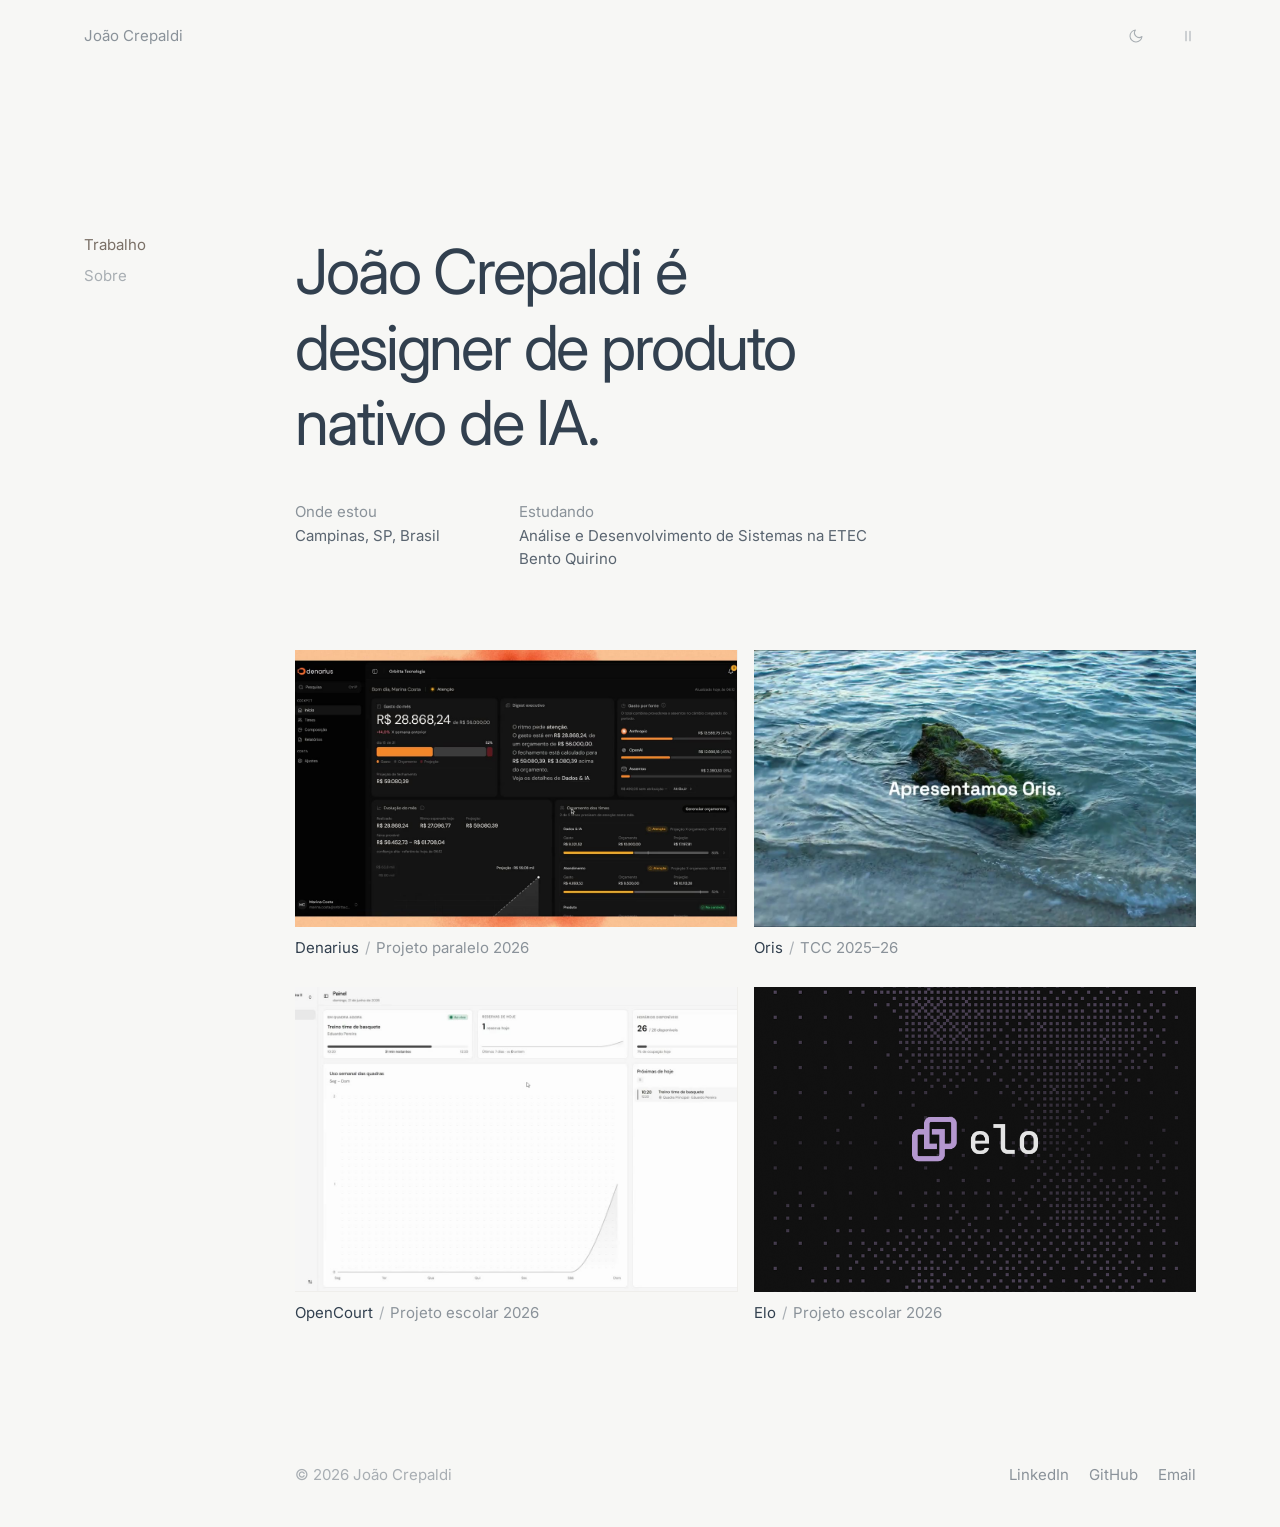
<file: index.html>
<!doctype html>
<html lang="pt-BR">
<head>
<meta charset="utf-8">
<meta name="viewport" content="width=device-width, initial-scale=1">
<title>João Crepaldi — Designer de produto nativo de IA</title>

<meta name="description" content="João Crepaldi é designer de produto nativo de IA: desenha, programa e coloca produtos no ar usando IA para fazer mais e mais rápido.">
<link rel="icon" href="favicon.svg" type="image/svg+xml">
<link rel="apple-touch-icon" href="icon.png">
<script>try{var t=localStorage.getItem('theme');if(t)document.documentElement.dataset.theme=t}catch(e){}</script>
<link rel="preconnect" href="https://fonts.googleapis.com">
<link href="https://fonts.googleapis.com/css2?family=Inter:wght@400;500&display=swap" rel="stylesheet">
<link rel="stylesheet" href="styles.css">
</head>
<body>

<header class="top">
  <a class="name" href="./">João Crepaldi</a>
  <div class="right">
    <nav class="mnav" aria-label="Principal"><a href="./" aria-current="page">Trabalho</a><a href="sobre/">Sobre</a></nav>
    <button class="theme-toggle" type="button" aria-label="Mudar tema">
      <svg class="moon" viewBox="0 0 24 24" fill="none" stroke="currentColor" stroke-width="1.6" stroke-linecap="round" stroke-linejoin="round"><path d="M21 12.8A9 9 0 1 1 11.2 3a7 7 0 0 0 9.8 9.8z"/></svg>
      <svg class="sun" viewBox="0 0 24 24" fill="none" stroke="currentColor" stroke-width="1.6" stroke-linecap="round"><circle cx="12" cy="12" r="4"/><path d="M12 2v2M12 20v2M4.9 4.9l1.4 1.4M17.7 17.7l1.4 1.4M2 12h2M20 12h2M4.9 19.1l1.4-1.4M17.7 6.3l1.4-1.4"/></svg>
    </button>
    <button class="motion-toggle" type="button" aria-label="Pausar vídeos" hidden>
      <svg class="pause" viewBox="0 0 24 24" fill="none" stroke="currentColor" stroke-width="1.6" stroke-linecap="round"><path d="M9 5v14M15 5v14"/></svg>
      <svg class="play" viewBox="0 0 24 24" fill="currentColor"><path d="M8 5v14l11-7z"/></svg>
    </button>
  </div>
</header>

<div class="frame">
  <aside class="side">
    <nav class="sitenav" aria-label="Principal">
      <a href="./" aria-current="page">Trabalho</a>
      <a href="sobre/">Sobre</a>
    </nav>
  </aside>

  <main>
    <section class="intro">
      <h1>João Crepaldi é designer de produto nativo de IA.</h1>
      <div class="facts-row">
        <p><span class="muted">Onde estou</span>Campinas, SP, Brasil</p>
        <p><span class="muted">Estudando</span>Análise e Desenvolvimento de Sistemas na ETEC Bento Quirino</p>
      </div>
    </section>

    <section class="work" aria-label="Projetos">
      <div class="col">
        <a class="tile" href="denarius/" style="order:1">
          <div class="media" style="aspect-ratio:16/10"><video src="assets/denarius/demo.mp4" poster="assets/denarius/demo-poster.jpg" muted loop playsinline preload="none" data-autoplay aria-label="Demonstração do painel do Denarius"></video></div>
          <p class="cap">Denarius<span class="sep">/</span><span class="muted">Projeto paralelo 2026</span></p>
        </a>
        <a class="tile" href="marca/#opencourt" style="order:3">
          <div class="media" style="aspect-ratio:16/11"><video src="assets/opencourt/demo.mp4" poster="assets/opencourt/demo-poster.jpg" muted loop playsinline preload="none" data-autoplay aria-label="Demonstração do OpenCourt"></video></div>
          <p class="cap">OpenCourt<span class="sep">/</span><span class="muted">Projeto escolar 2026</span></p>
        </a>
      </div>
      <div class="col">
        <a class="tile" href="oris/" style="order:2">
          <div class="media" style="aspect-ratio:16/10"><video src="assets/oris/motion.mp4" poster="assets/oris/motion-poster.jpg" muted loop playsinline preload="none" data-autoplay aria-label="Vídeo de apresentação do Oris"></video></div>
          <p class="cap">Oris<span class="sep">/</span><span class="muted">TCC 2025–26</span></p>
        </a>
        <a class="tile" href="marca/#elo" style="order:4">
          <div class="media" style="aspect-ratio:16/11"><img src="assets/elo/capa.png" alt="Assinatura do Elo em roxo sobre um fundo escuro com padrão de pontos em degradê"></div>
          <p class="cap">Elo<span class="sep">/</span><span class="muted">Projeto escolar 2026</span></p>
        </a>
      </div>
    </section>

    <footer class="foot">
      <span class="copy">© 2026 João Crepaldi</span>
      <a href="https://www.linkedin.com/in/joocrepaldi/" target="_blank" rel="noopener">LinkedIn</a>
      <a href="https://github.com/JooCrepaldi" target="_blank" rel="noopener">GitHub</a>
      <a href="mailto:joocrepaldi.pro@gmail.com">Email</a>
    </footer>
  </main>
</div>

<script src="site.js"></script>
</body>
</html>
</file>
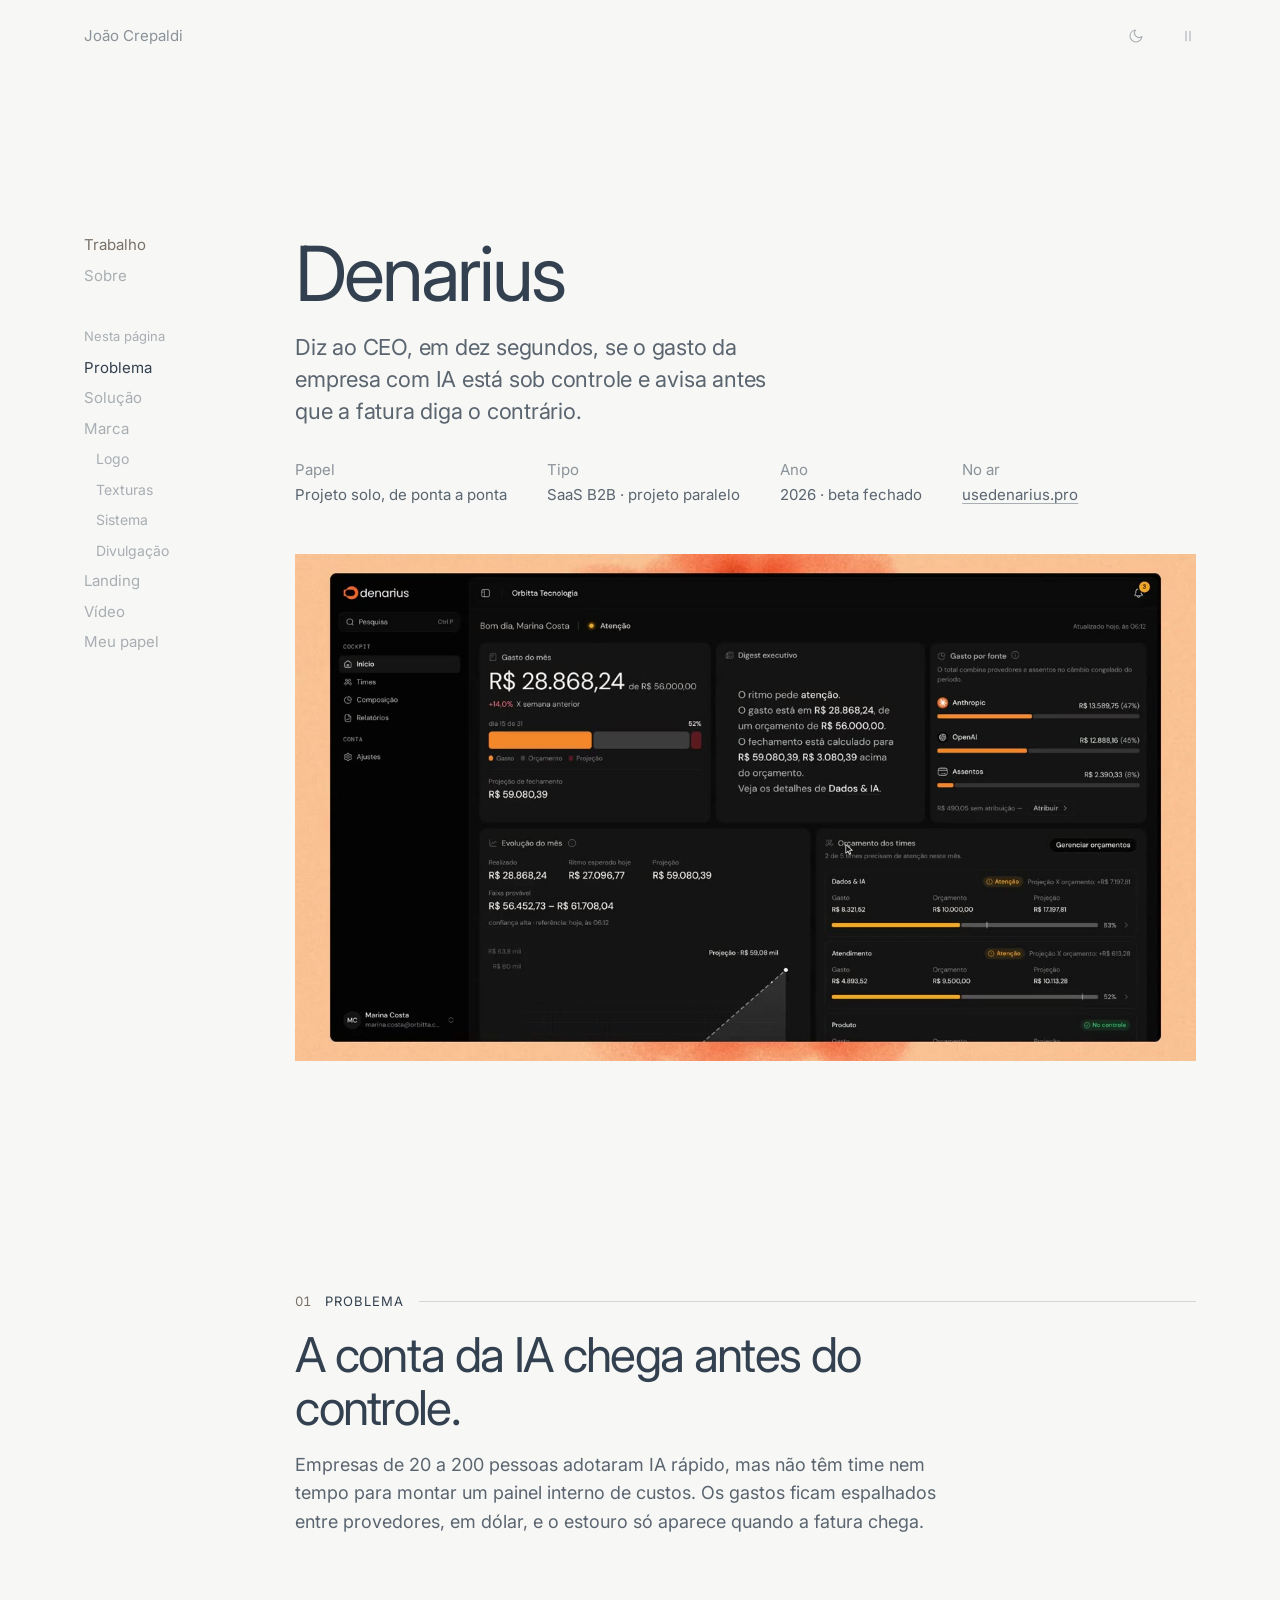
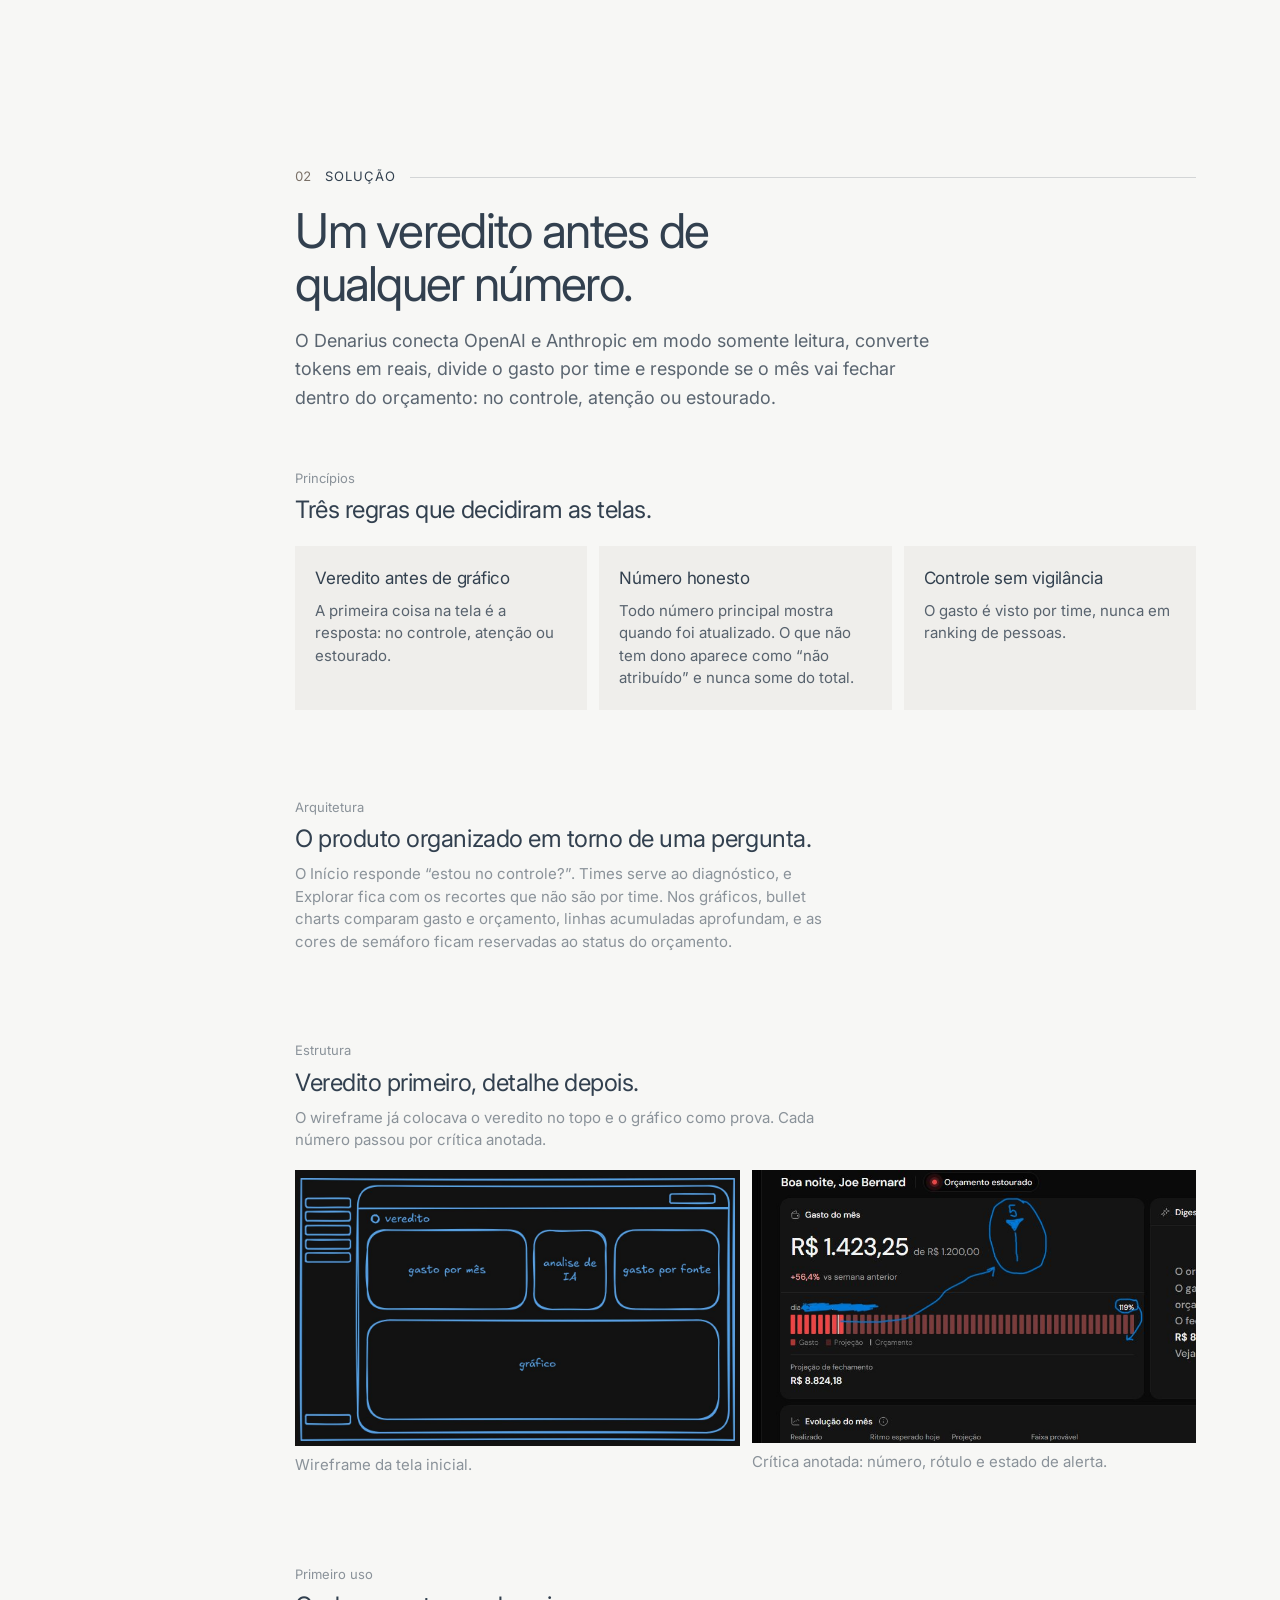
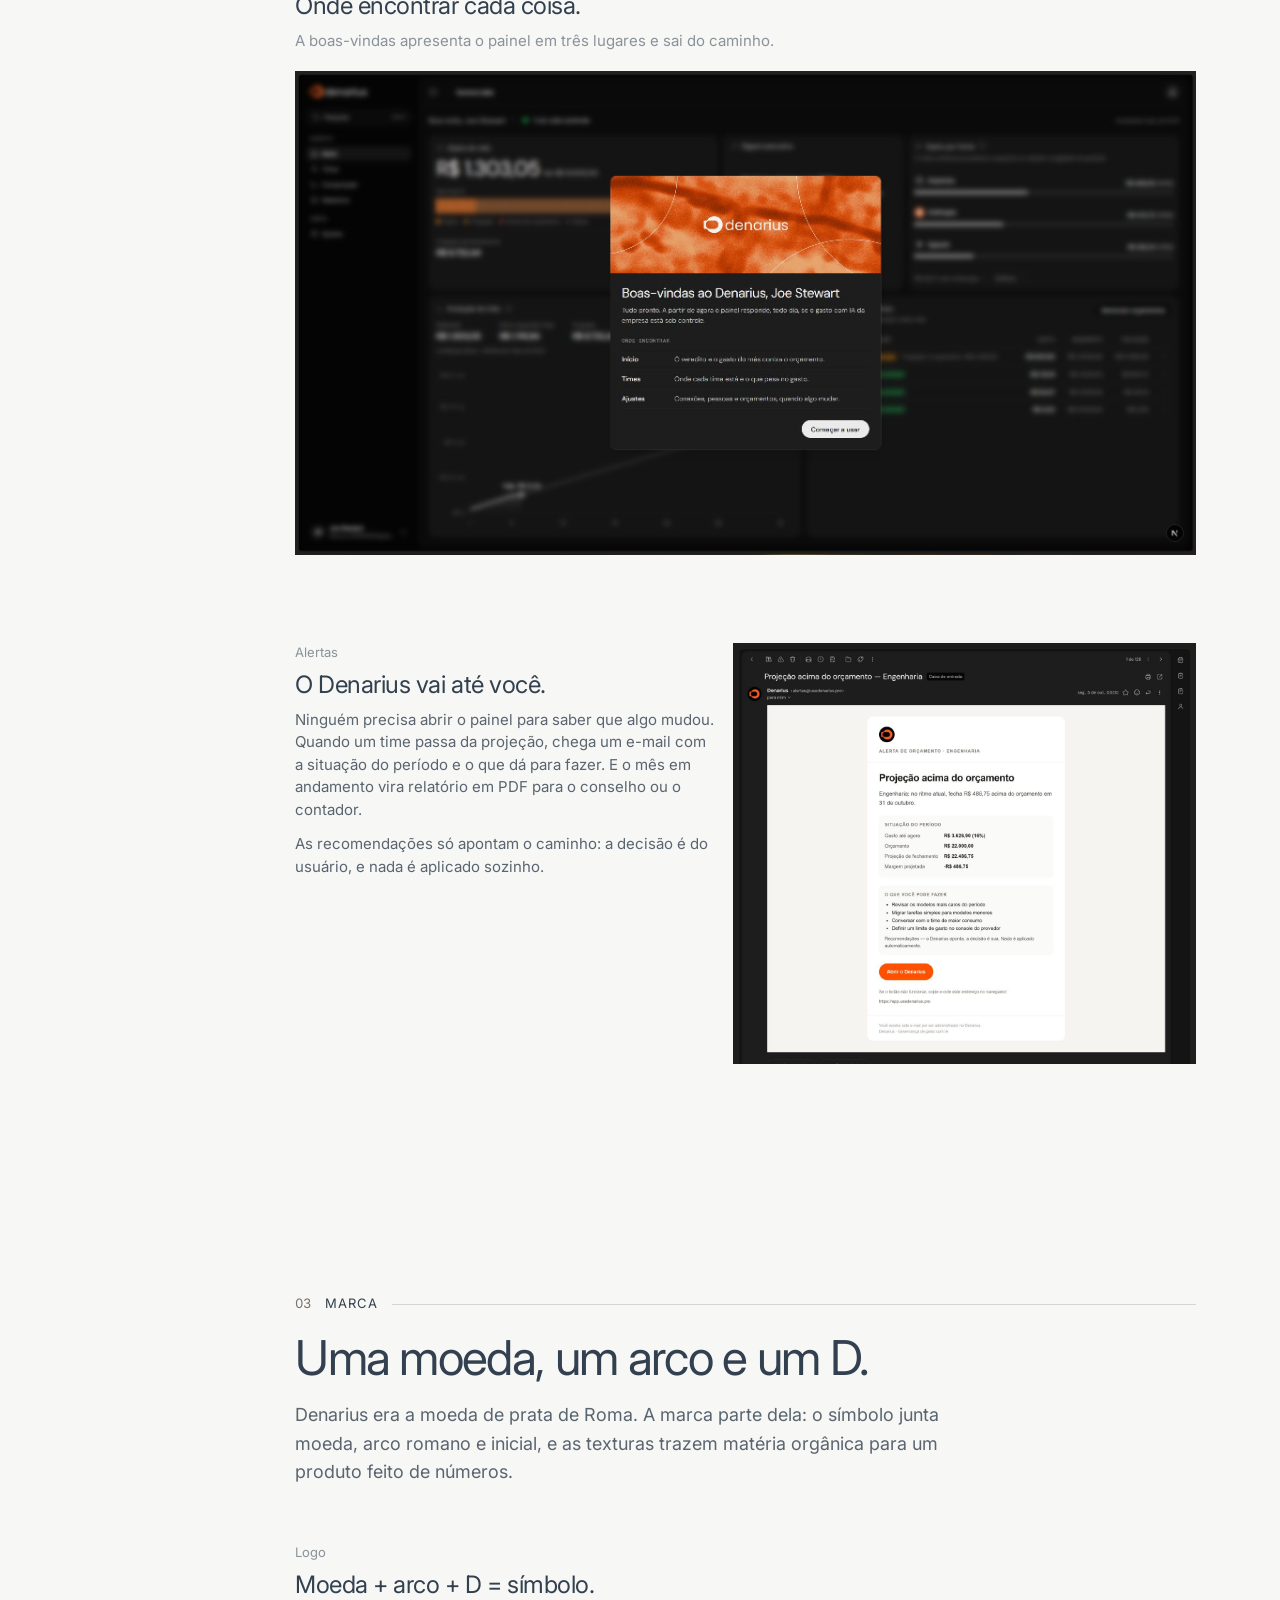
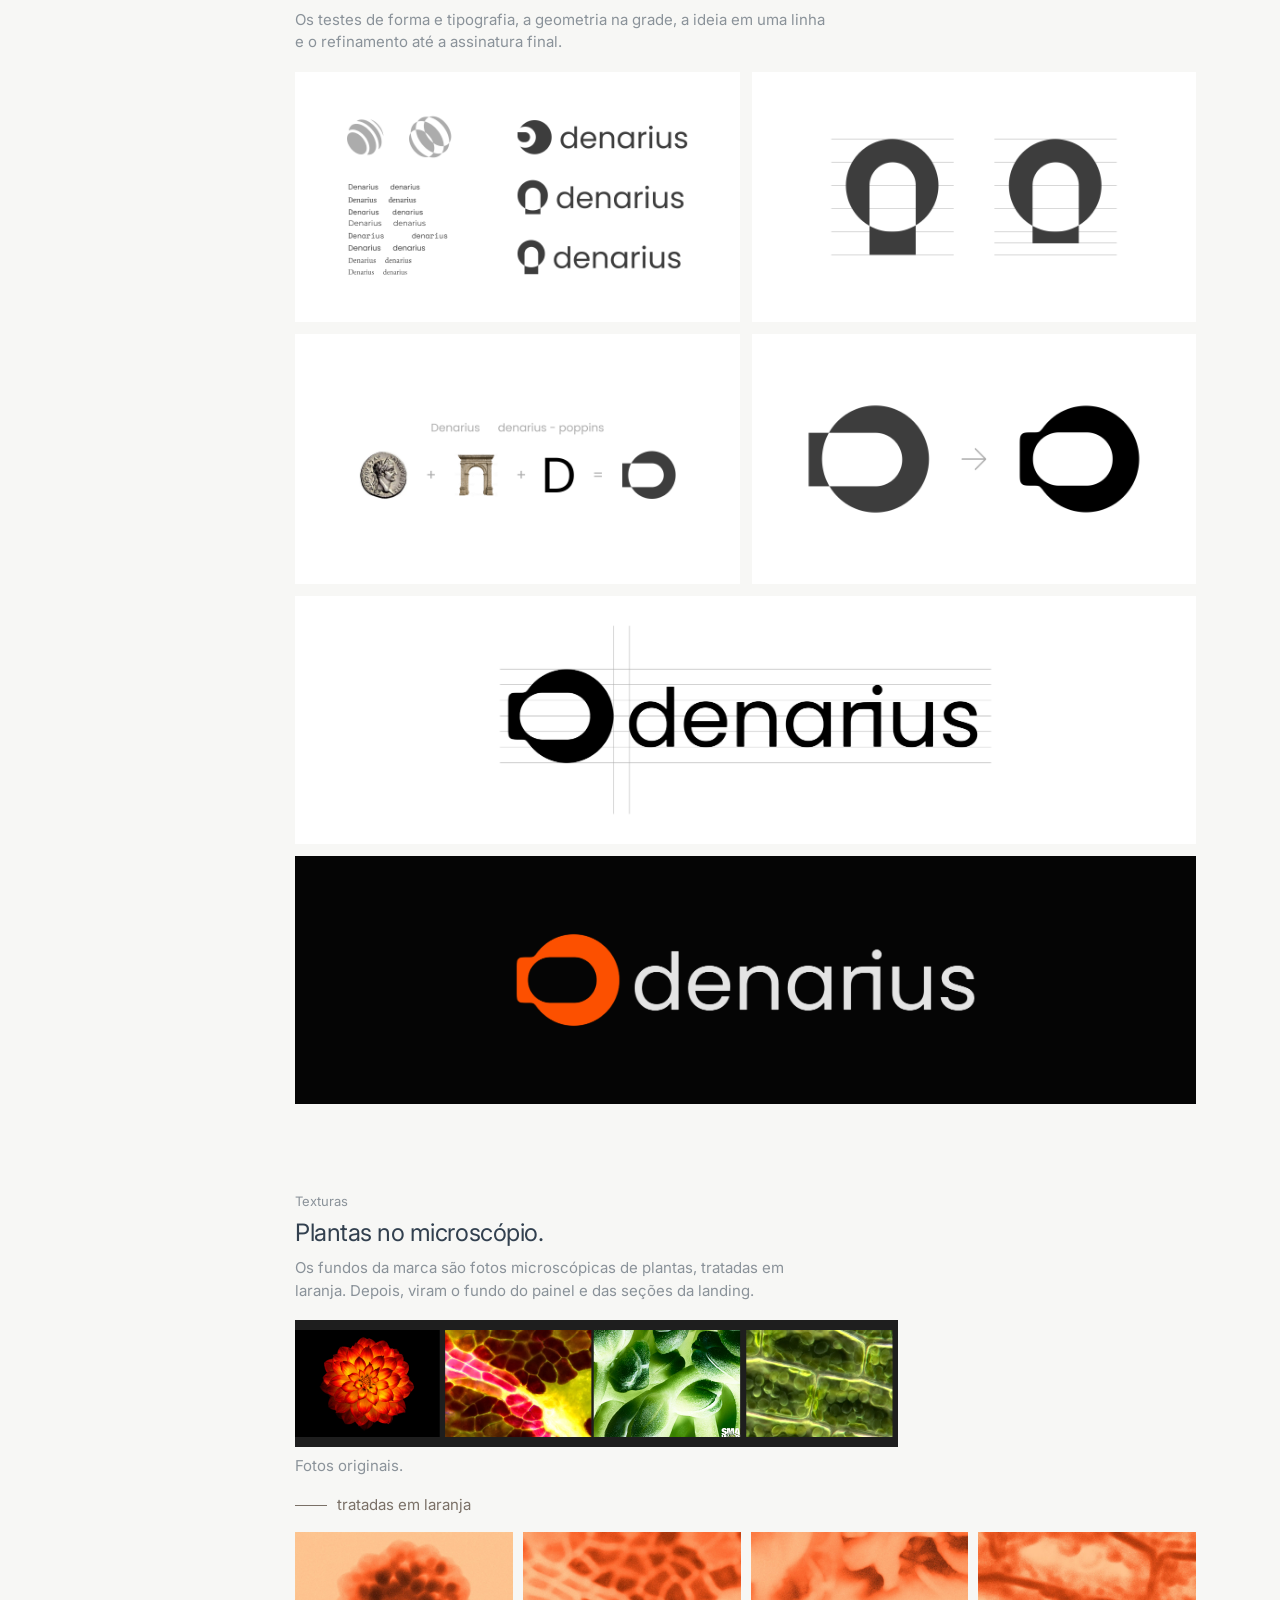
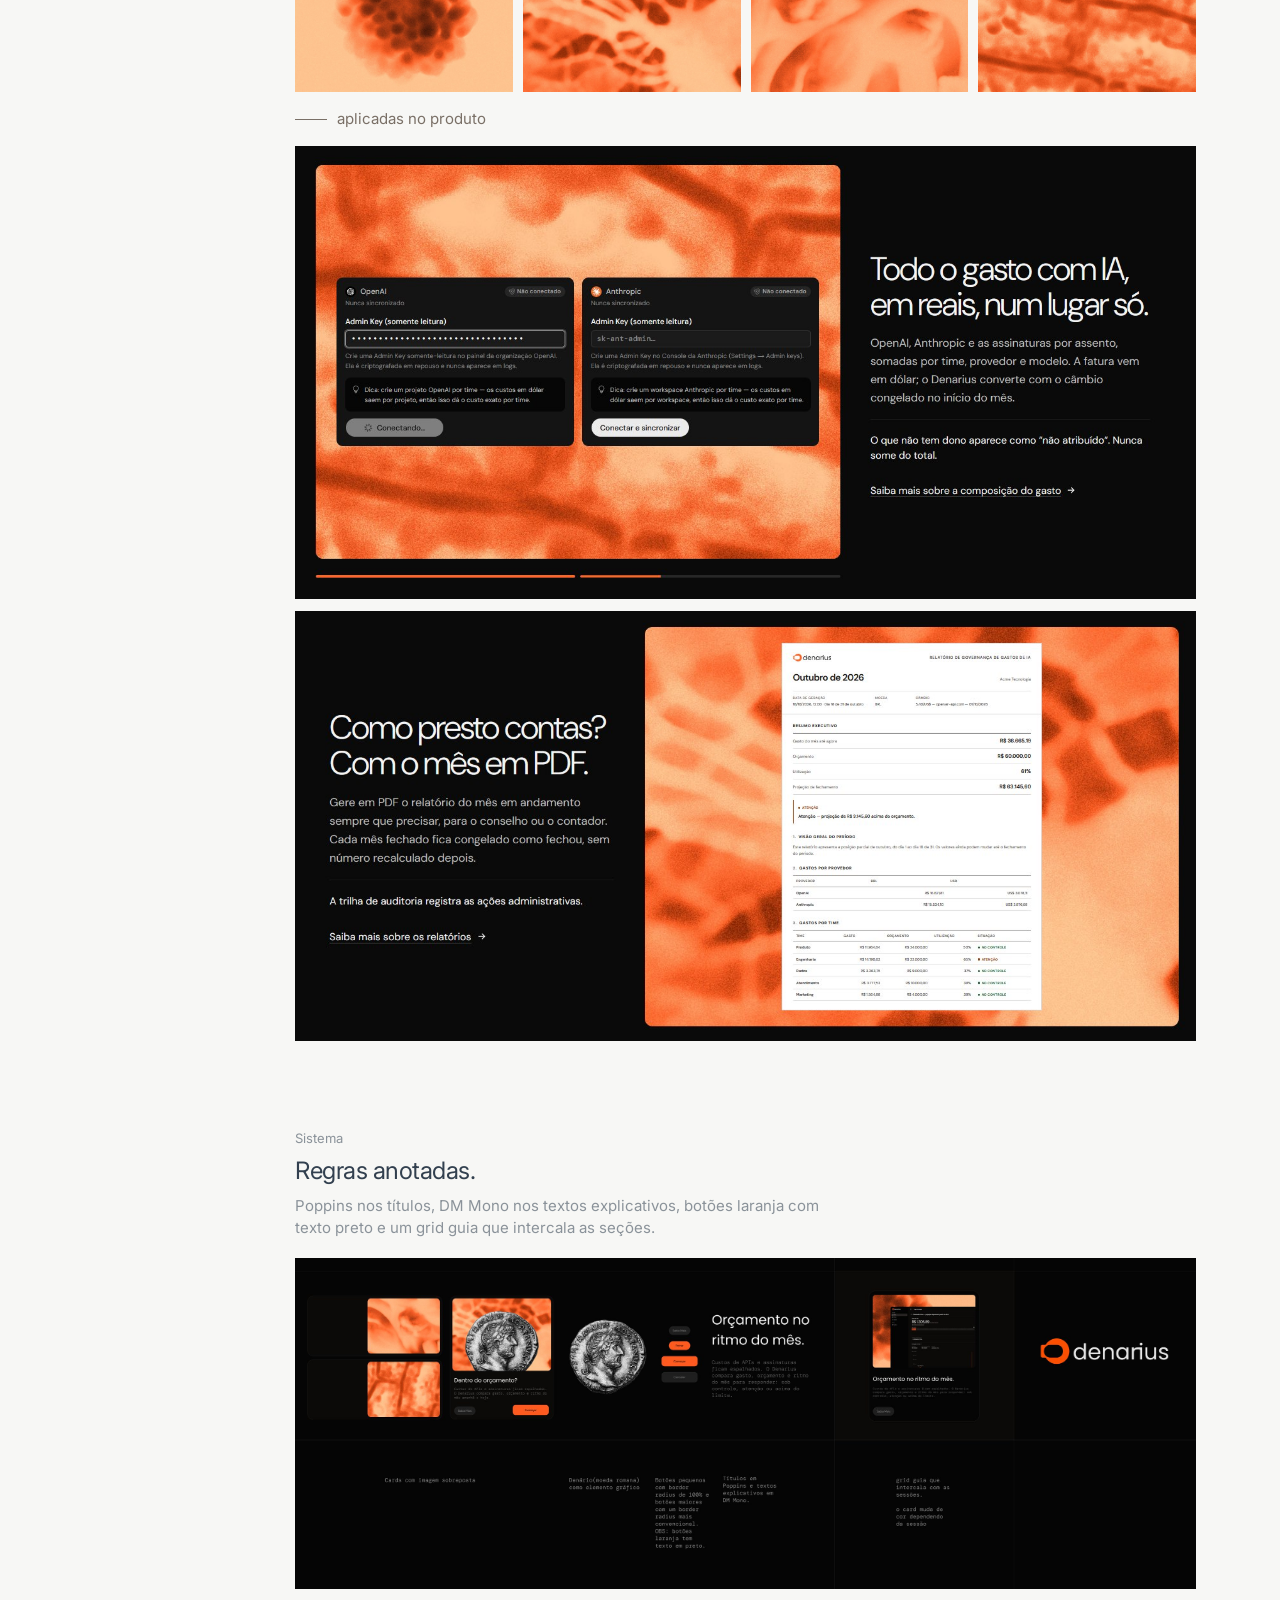
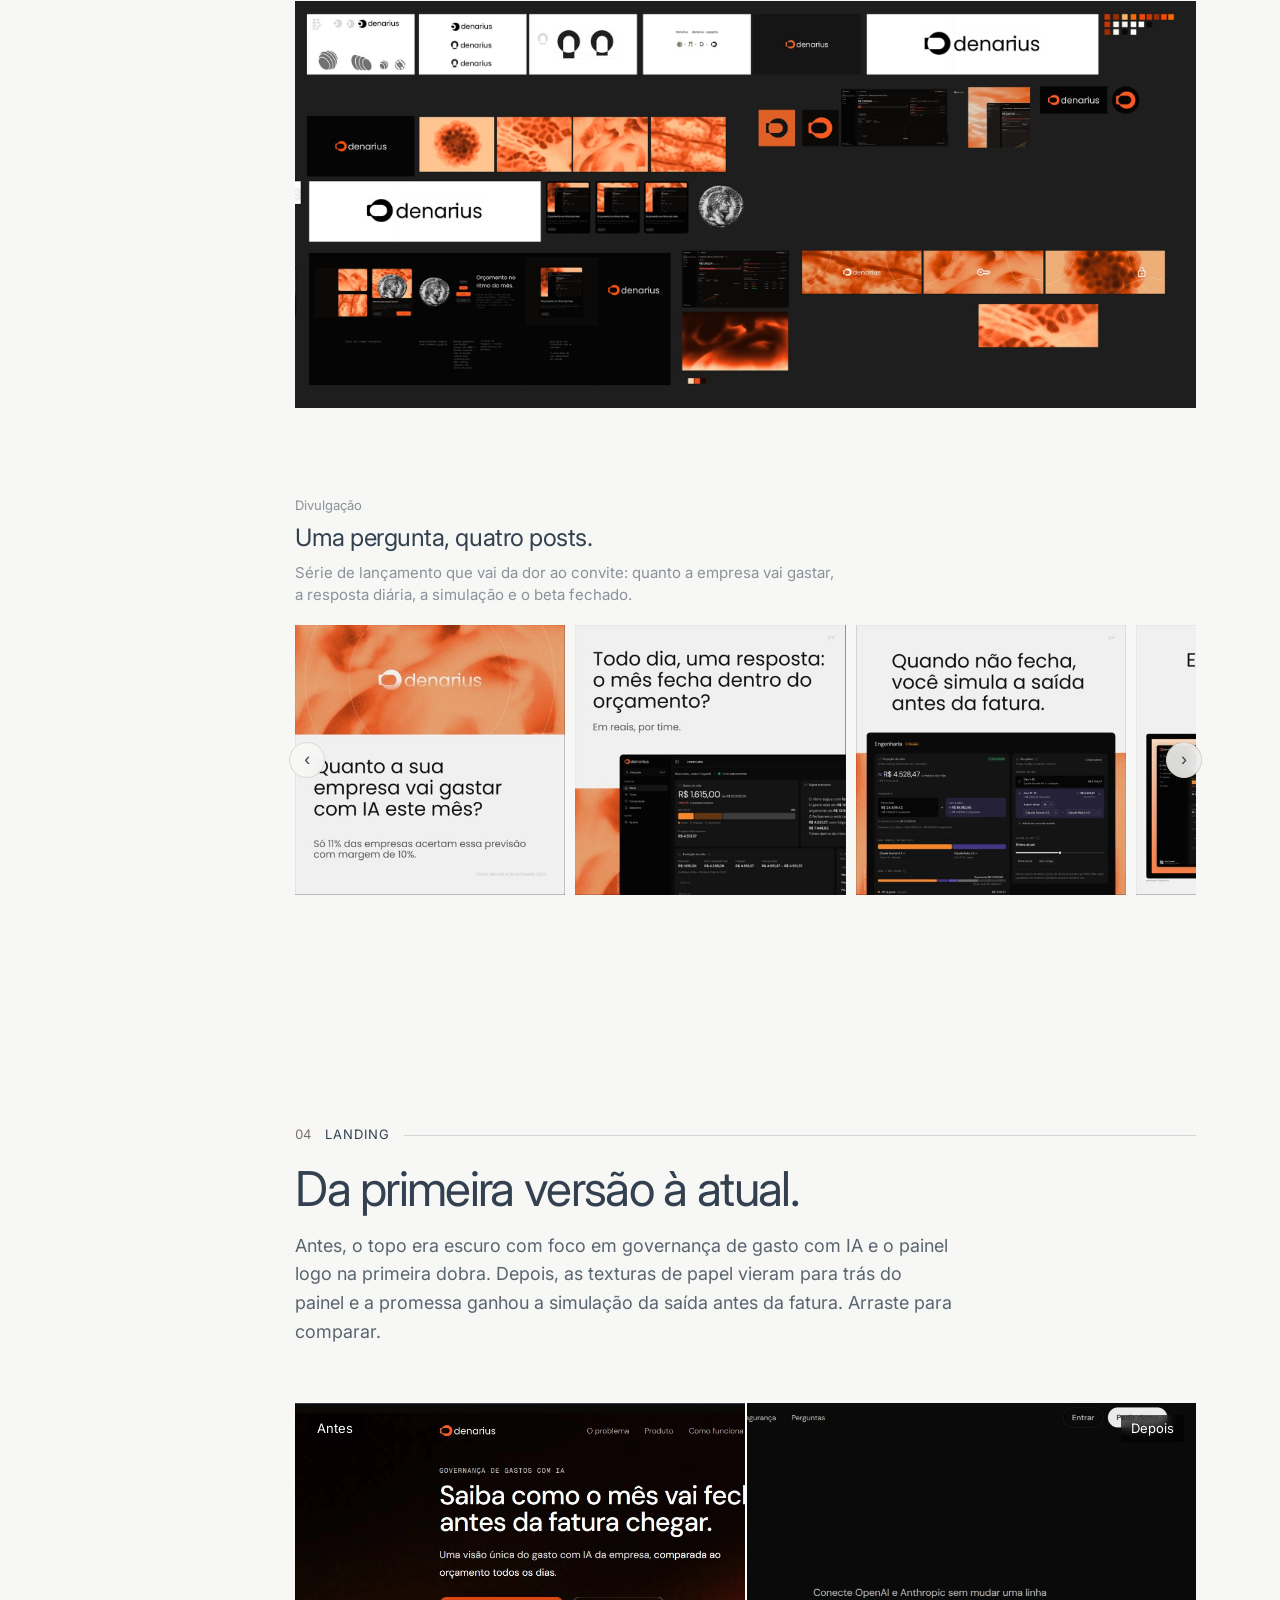
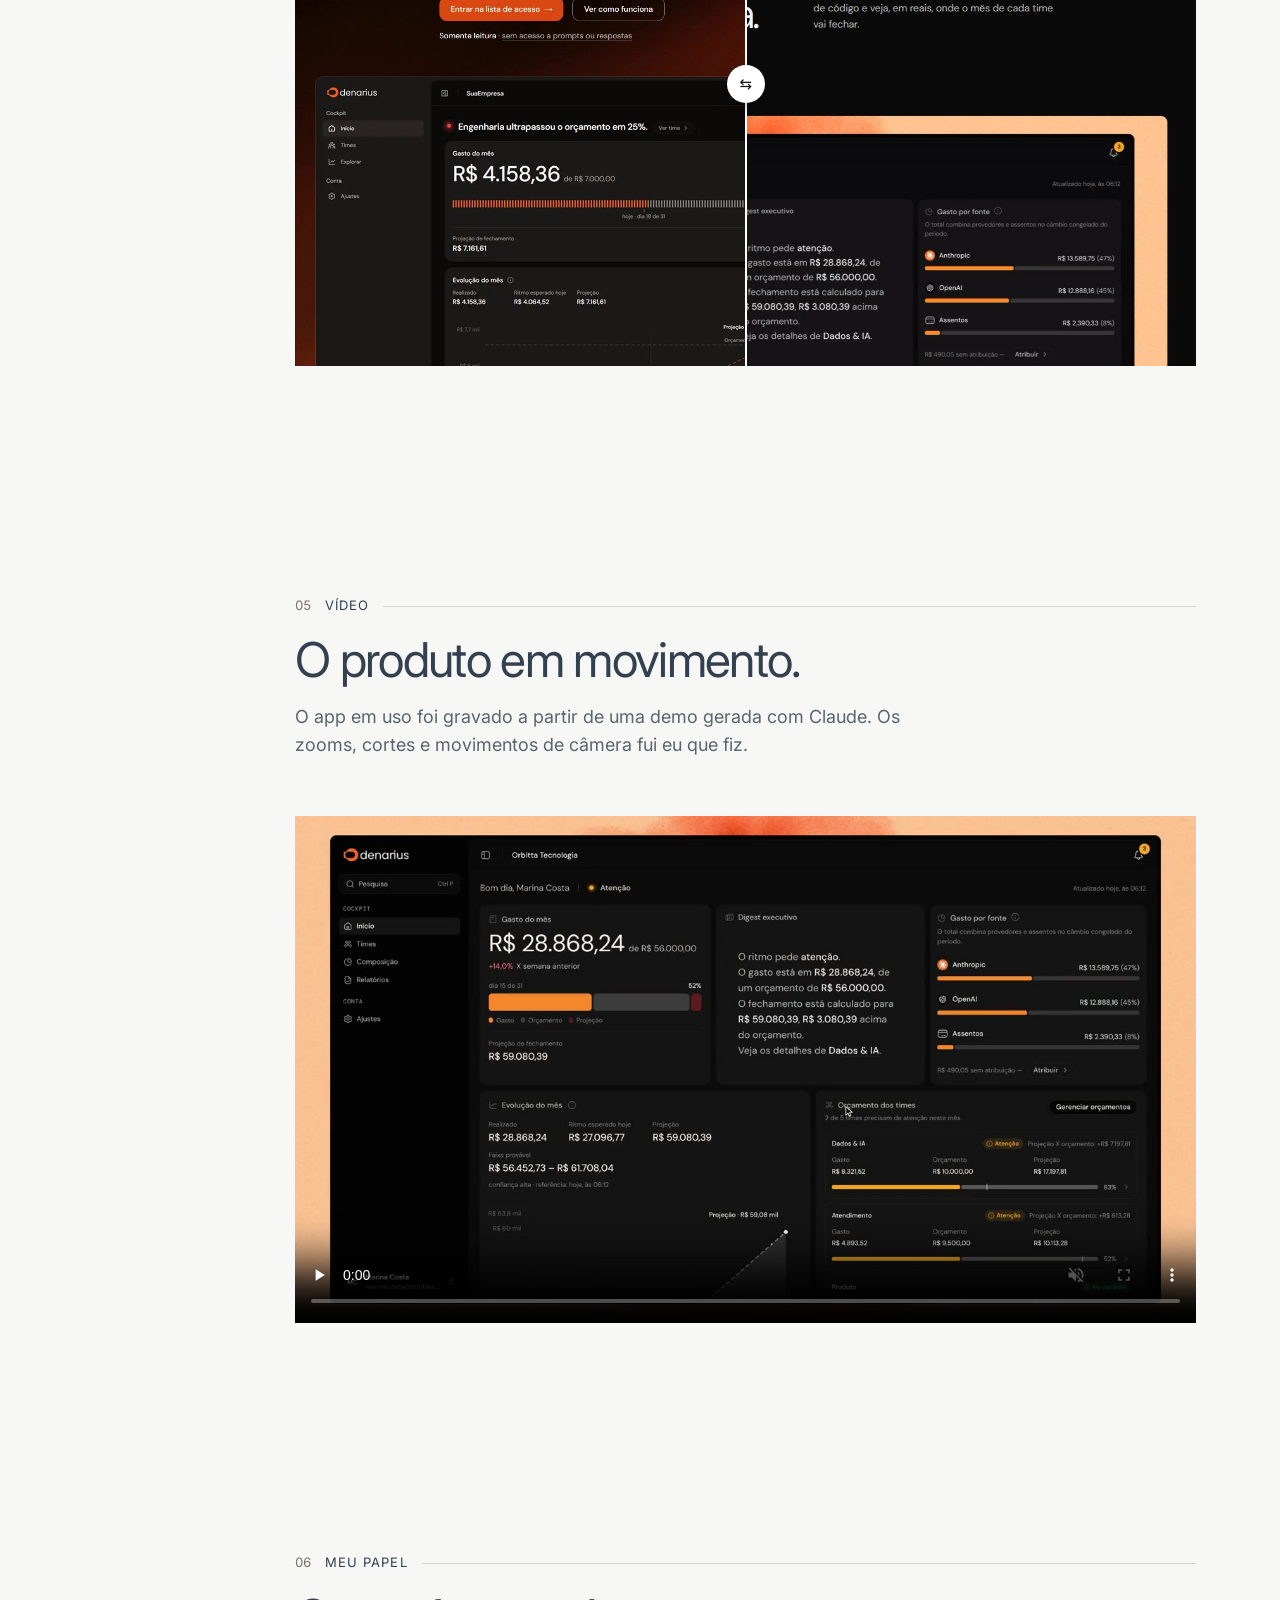
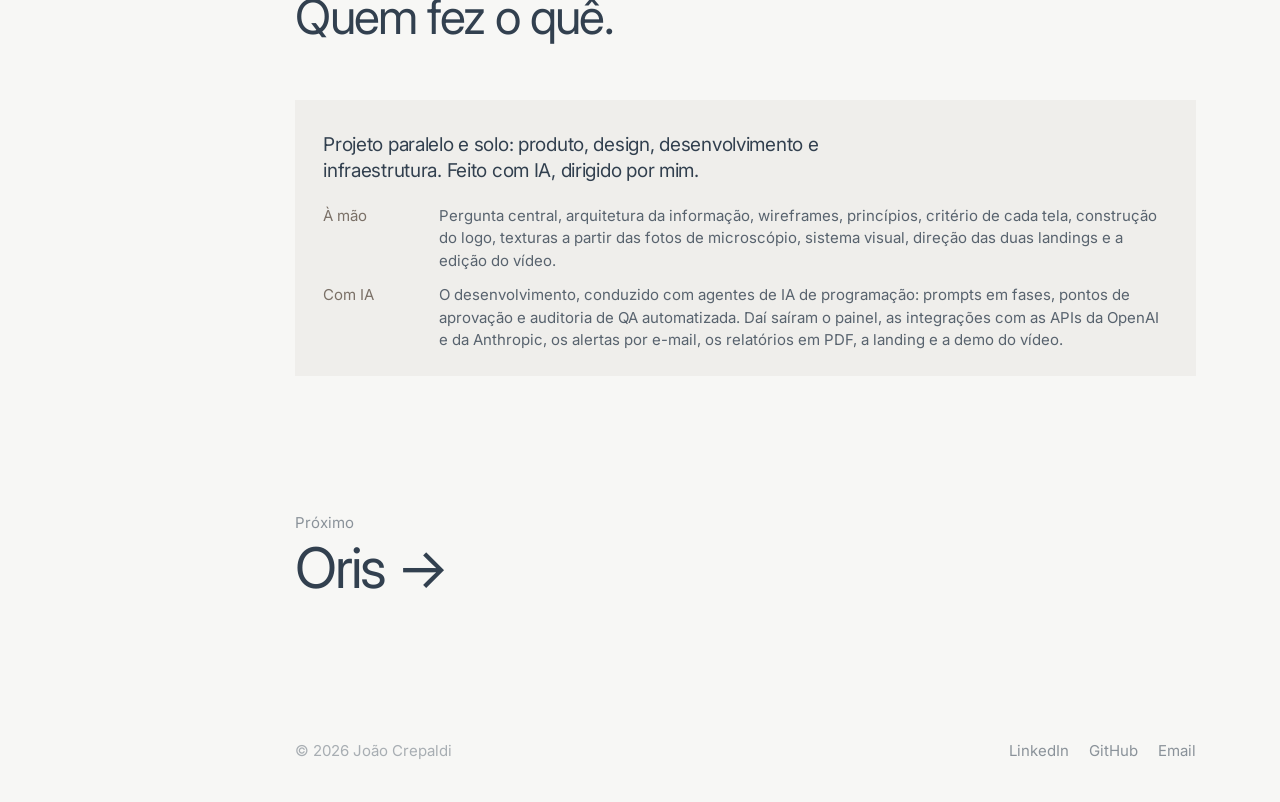
<file: denarius/index.html>
<!doctype html>
<html lang="pt-BR">
<head>
<meta charset="utf-8">
<meta name="viewport" content="width=device-width, initial-scale=1">
<title>Denarius — João Crepaldi</title>

<meta name="description" content="Case Denarius: produto, marca e direção visual de um cockpit de gasto com IA.">
<link rel="icon" href="../favicon.svg" type="image/svg+xml">
<link rel="apple-touch-icon" href="../icon.png">
<script>try{var t=localStorage.getItem('theme');if(t)document.documentElement.dataset.theme=t}catch(e){}</script>
<link rel="preconnect" href="https://fonts.googleapis.com">
<link href="https://fonts.googleapis.com/css2?family=Inter:wght@400;500&display=swap" rel="stylesheet">
<link rel="stylesheet" href="../styles.css">
</head>
<body style="--c:#e65f2e;--c2:#7a2a0e">

<header class="top">
  <a class="name" href="../">João Crepaldi</a>
  <div class="right">
    <nav class="mnav" aria-label="Principal"><a href="../" aria-current="page">Trabalho</a><a href="../sobre/">Sobre</a></nav>
    <button class="theme-toggle" type="button" aria-label="Mudar tema">
      <svg class="moon" viewBox="0 0 24 24" fill="none" stroke="currentColor" stroke-width="1.6" stroke-linecap="round" stroke-linejoin="round"><path d="M21 12.8A9 9 0 1 1 11.2 3a7 7 0 0 0 9.8 9.8z"/></svg>
      <svg class="sun" viewBox="0 0 24 24" fill="none" stroke="currentColor" stroke-width="1.6" stroke-linecap="round"><circle cx="12" cy="12" r="4"/><path d="M12 2v2M12 20v2M4.9 4.9l1.4 1.4M17.7 17.7l1.4 1.4M2 12h2M20 12h2M4.9 19.1l1.4-1.4M17.7 6.3l1.4-1.4"/></svg>
    </button>
    <button class="motion-toggle" type="button" aria-label="Pausar vídeos" hidden>
      <svg class="pause" viewBox="0 0 24 24" fill="none" stroke="currentColor" stroke-width="1.6" stroke-linecap="round"><path d="M9 5v14M15 5v14"/></svg>
      <svg class="play" viewBox="0 0 24 24" fill="currentColor"><path d="M8 5v14l11-7z"/></svg>
    </button>
  </div>
</header>

<div class="frame">
  <aside class="side">
    <nav class="sitenav" aria-label="Principal">
      <a href="../" aria-current="page">Trabalho</a>
      <a href="../sobre/">Sobre</a>
    </nav>
    <div class="toc" aria-label="Sumário">
      <span class="label">Nesta página</span>
      <ol>
        <li><a href="#problema">Problema</a></li>
        <li><a href="#solucao">Solução</a></li>
        <li><a href="#marca">Marca</a></li>
        <li class="sub"><a href="#logo">Logo</a></li>
        <li class="sub"><a href="#texturas">Texturas</a></li>
        <li class="sub"><a href="#sistema">Sistema</a></li>
        <li class="sub"><a href="#divulgacao">Divulgação</a></li>
        <li><a href="#landing">Landing</a></li>
        <li><a href="#video">Vídeo</a></li>
        <li><a href="#papel">Meu papel</a></li>
      </ol>
    </div>
  </aside>

  <main class="content">
    <header class="case-head">
      <h1>Denarius</h1>
      <p class="lede">Diz ao CEO, em dez segundos, se o gasto da empresa com IA está sob controle e avisa antes que a fatura diga o contrário.</p>
      <dl class="facts">
        <div><dt>Papel</dt><dd>Projeto solo, de ponta a ponta</dd></div>
        <div><dt>Tipo</dt><dd>SaaS B2B · projeto paralelo</dd></div>
        <div><dt>Ano</dt><dd>2026 · beta fechado</dd></div>
        <div><dt>No ar</dt><dd><a href="https://www.usedenarius.pro/" target="_blank" rel="noopener">usedenarius.pro</a></dd></div>
      </dl>
    </header>

    <div class="stage"><video src="../assets/denarius/demo.mp4" poster="../assets/denarius/demo-poster.jpg" muted loop playsinline preload="none" data-autoplay aria-label="Demonstração do painel do Denarius"></video></div>

    <section id="problema">
      <header>
        <span class="eyebrow">Problema</span>
        <h2>A conta da IA chega antes do controle.</h2>
        <p>Empresas de 20 a 200 pessoas adotaram IA rápido, mas não têm time nem tempo para montar um painel interno de custos. Os gastos ficam espalhados entre provedores, em dólar, e o estouro só aparece quando a fatura chega.</p>
      </header>
    </section>

    <section id="solucao">
      <header>
        <span class="eyebrow">Solução</span>
        <h2>Um veredito antes de qualquer número.</h2>
        <p>O Denarius conecta OpenAI e Anthropic em modo somente leitura, converte tokens em reais, divide o gasto por time e responde se o mês vai fechar dentro do orçamento: no controle, atenção ou estourado.</p>
      </header>

      <div class="block">
        <div class="label">
          <span class="eyebrow">Princípios</span>
          <h3>Três regras que decidiram as telas.</h3>
        </div>
        <ul class="principles">
          <li><strong>Veredito antes de gráfico</strong><span>A primeira coisa na tela é a resposta: no controle, atenção ou estourado.</span></li>
          <li><strong>Número honesto</strong><span>Todo número principal mostra quando foi atualizado. O que não tem dono aparece como “não atribuído” e nunca some do total.</span></li>
          <li><strong>Controle sem vigilância</strong><span>O gasto é visto por time, nunca em ranking de pessoas.</span></li>
        </ul>
      </div>

      <div class="block">
        <div class="label">
          <span class="eyebrow">Arquitetura</span>
          <h3>O produto organizado em torno de uma pergunta.</h3>
          <p>O Início responde “estou no controle?”. Times serve ao diagnóstico, e Explorar fica com os recortes que não são por time. Nos gráficos, bullet charts comparam gasto e orçamento, linhas acumuladas aprofundam, e as cores de semáforo ficam reservadas ao status do orçamento.</p>
        </div>
      </div>

      <div class="block">
        <div class="label">
          <span class="eyebrow">Estrutura</span>
          <h3>Veredito primeiro, detalhe depois.</h3>
          <p>O wireframe já colocava o veredito no topo e o gráfico como prova. Cada número passou por crítica anotada.</p>
        </div>
        <div class="grid2">
          <figure><div class="shot"><img src="../assets/denarius/wireframe.jpg" alt="Wireframe: veredito, gasto por mês, análise de IA, gasto por fonte e gráfico"></div><figcaption>Wireframe da tela inicial.</figcaption></figure>
          <figure><div class="shot"><img src="../assets/denarius/iteracao.jpg" alt="Card de gasto do mês com anotações à mão sobre a barra de progresso"></div><figcaption>Crítica anotada: número, rótulo e estado de alerta.</figcaption></figure>
        </div>
      </div>

      <div class="block">
        <div class="label">
          <span class="eyebrow">Primeiro uso</span>
          <h3>Onde encontrar cada coisa.</h3>
          <p>A boas-vindas apresenta o painel em três lugares e sai do caminho.</p>
        </div>
        <div class="shot"><img src="../assets/denarius/onboarding.jpg" alt="Modal de boas-vindas ao Denarius sobre o painel desfocado" loading="lazy"></div>
      </div>

      <div class="block">
        <div class="split">
          <div class="label text">
            <span class="eyebrow">Alertas</span>
            <h3>O Denarius vai até você.</h3>
            <p>Ninguém precisa abrir o painel para saber que algo mudou. Quando um time passa da projeção, chega um e-mail com a situação do período e o que dá para fazer. E o mês em andamento vira relatório em PDF para o conselho ou o contador.</p>
            <p>As recomendações só apontam o caminho: a decisão é do usuário, e nada é aplicado sozinho.</p>
          </div>
          <div class="shot"><img src="../assets/denarius/email.jpg" alt="E-mail de alerta do Denarius: projeção acima do orçamento em Engenharia, com situação do período e recomendações" loading="lazy"></div>
        </div>
      </div>
    </section>

    <section id="marca">
      <header>
        <span class="eyebrow">Marca</span>
        <h2>Uma moeda, um arco e um D.</h2>
        <p>Denarius era a moeda de prata de Roma. A marca parte dela: o símbolo junta moeda, arco romano e inicial, e as texturas trazem matéria orgânica para um produto feito de números.</p>
      </header>

      <div class="block" id="logo">
        <div class="label">
          <span class="eyebrow">Logo</span>
          <h3>Moeda + arco + D = símbolo.</h3>
          <p>Os testes de forma e tipografia, a geometria na grade, a ideia em uma linha e o refinamento até a assinatura final.</p>
        </div>
        <div class="stack">
          <div class="grid2 logo-grid">
            <div class="shot paper"><img src="../assets/denarius/logo-exploracao.png" alt="Exploração da marca: linhas formando a moeda, testes tipográficos de Denarius e composições do símbolo com a palavra" loading="lazy"></div>
            <div class="shot paper"><img src="../assets/denarius/logo-geometria.png" alt="Construção geométrica do símbolo em grade, com duas proporções de base" loading="lazy"></div>
            <div class="shot paper"><img src="../assets/denarius/logo-equacao.png" alt="Moeda romana mais arco romano mais a letra D é igual ao símbolo do Denarius" loading="lazy"></div>
            <div class="shot paper"><img src="../assets/denarius/logo-trajeto.png" alt="Refinamento do símbolo: o recorte reto da primeira versão vira o traço curvo da final" loading="lazy"></div>
          </div>
          <div class="shot paper"><img src="../assets/denarius/logo-construcao.png" alt="Construção da assinatura em grade: símbolo e palavra denarius em Poppins" loading="lazy"></div>
          <div class="shot"><img src="../assets/denarius/logo-final.png" alt="Logo final do Denarius: símbolo laranja e palavra branca sobre preto" loading="lazy"></div>
        </div>
      </div>

      <div class="block" id="texturas">
        <div class="label">
          <span class="eyebrow">Texturas</span>
          <h3>Plantas no microscópio.</h3>
          <p>Os fundos da marca são fotos microscópicas de plantas, tratadas em laranja. Depois, viram o fundo do painel e das seções da landing.</p>
        </div>
        <figure><img src="../assets/denarius/referencias.png" alt="Fotos microscópicas originais de plantas: uma flor, células de folha e tecidos verdes" style="width:min(603px,100%)"><figcaption>Fotos originais.</figcaption></figure>
        <div class="arrow">tratadas em laranja</div>
        <div class="grid4">
          <div class="shot"><img src="../assets/denarius/tex-1.jpg" alt="Textura laranja a partir de uma flor" loading="lazy"></div>
          <div class="shot"><img src="../assets/denarius/tex-2.jpg" alt="Textura laranja a partir de células de folha" loading="lazy"></div>
          <div class="shot"><img src="../assets/denarius/tex-3.jpg" alt="Textura laranja a partir de tecido vegetal" loading="lazy"></div>
          <div class="shot"><img src="../assets/denarius/tex-4.jpg" alt="Textura laranja a partir de nervuras de folha" loading="lazy"></div>
        </div>
        <div class="arrow">aplicadas no produto</div>
        <div class="stack">
          <div class="shot"><img src="../assets/denarius/secao-composicao.jpg" alt="Seção da landing: conectar OpenAI e Anthropic em modo somente leitura sobre a textura laranja" loading="lazy"></div>
          <div class="shot"><img src="../assets/denarius/secao-alertas.jpg" alt="Seção da landing: relatório do mês em PDF, com resumo executivo e gastos por provedor e time, sobre a textura laranja" loading="lazy"></div>
        </div>
      </div>

      <div class="block" id="sistema">
        <div class="label">
          <span class="eyebrow">Sistema</span>
          <h3>Regras anotadas.</h3>
          <p>Poppins nos títulos, DM Mono nos textos explicativos, botões laranja com texto preto e um grid guia que intercala as seções.</p>
        </div>
        <div class="stack">
          <div class="shot"><img src="../assets/denarius/sistema.jpg" alt="Folha de sistema visual com cards, moeda, botões, tipografia e anotações" loading="lazy"></div>
          <div class="shot"><img src="../assets/denarius/marca.jpg" alt="Quadro de exploração: logos, texturas, moeda e aplicações" loading="lazy"></div>
        </div>
      </div>

      <div class="block" id="divulgacao">
        <div class="label">
          <span class="eyebrow">Divulgação</span>
          <h3>Uma pergunta, quatro posts.</h3>
          <p>Série de lançamento que vai da dor ao convite: quanto a empresa vai gastar, a resposta diária, a simulação e o beta fechado.</p>
        </div>
        <div class="carousel">
          <button class="cbtn prev" type="button" aria-label="Post anterior">‹</button>
          <div class="track">
            <div class="shot"><img src="../assets/denarius/post-1.jpg" alt="Post: Quanto a sua empresa vai gastar com IA este mês?" loading="lazy"></div>
            <div class="shot"><img src="../assets/denarius/post-2.jpg" alt="Post: Todo dia, uma resposta: o mês fecha dentro do orçamento?" loading="lazy"></div>
            <div class="shot"><img src="../assets/denarius/post-3.jpg" alt="Post: Quando não fecha, você simula a saída antes da fatura" loading="lazy"></div>
            <div class="shot"><img src="../assets/denarius/post-4.jpg" alt="Post: Em beta fechado, peça uma demonstração em usedenarius.pro" loading="lazy"></div>
          </div>
          <button class="cbtn next" type="button" aria-label="Próximo post">›</button>
        </div>
      </div>
    </section>

    <section id="landing">
      <header>
        <span class="eyebrow">Landing</span>
        <h2>Da primeira versão à atual.</h2>
        <p>Antes, o topo era escuro com foco em governança de gasto com IA e o painel logo na primeira dobra. Depois, as texturas de papel vieram para trás do painel e a promessa ganhou a simulação da saída antes da fatura. Arraste para comparar.</p>
      </header>
      <div class="compare">
        <img src="../assets/denarius/landing-simulacao.jpg" alt="Depois: topo escuro, selo de beta fechado, a promessa de simular a saída antes da fatura e o painel sobre a textura de papel">
        <img class="before" src="../assets/denarius/landing-governanca.jpg" alt="Antes: hero de governança de gastos com IA e o painel do Denarius em primeiro plano">
        <div class="bar"></div>
        <span class="lbl l">Antes</span><span class="lbl r">Depois</span>
        <input type="range" min="0" max="100" value="50" aria-label="Comparar landing antiga e atual">
      </div>
    </section>

    <section id="video">
      <header>
        <span class="eyebrow">Vídeo</span>
        <h2>O produto em movimento.</h2>
        <p>O app em uso foi gravado a partir de uma demo gerada com Claude. Os zooms, cortes e movimentos de câmera fui eu que fiz.</p>
      </header>
      <div class="shot"><video src="../assets/denarius/demo.mp4" poster="../assets/denarius/demo-poster.jpg" muted loop playsinline controls preload="none" aria-label="Demonstração do painel do Denarius"></video></div>
    </section>

    <section id="papel">
      <header>
        <span class="eyebrow">Meu papel</span>
        <h2>Quem fez o quê.</h2>
      </header>
      <div class="role">
        <p class="note">Projeto paralelo e solo: produto, design, desenvolvimento e infraestrutura. Feito com IA, dirigido por mim.</p>
        <ul>
          <li><b>À mão</b><span>Pergunta central, arquitetura da informação, wireframes, princípios, critério de cada tela, construção do logo, texturas a partir das fotos de microscópio, sistema visual, direção das duas landings e a edição do vídeo.</span></li>
          <li><b>Com IA</b><span>O desenvolvimento, conduzido com agentes de IA de programação: prompts em fases, pontos de aprovação e auditoria de QA automatizada. Daí saíram o painel, as integrações com as APIs da OpenAI e da Anthropic, os alertas por e-mail, os relatórios em PDF, a landing e a demo do vídeo.</span></li>
        </ul>
      </div>
    </section>

    <a class="next" href="../oris/" style="--c:#3b8cf6">
      <span class="eyebrow">Próximo</span>
      <strong>Oris →</strong>
    </a>

    <footer class="foot">
      <span class="copy">© 2026 João Crepaldi</span>
      <a href="https://www.linkedin.com/in/joocrepaldi/" target="_blank" rel="noopener">LinkedIn</a>
      <a href="https://github.com/JooCrepaldi" target="_blank" rel="noopener">GitHub</a>
      <a href="mailto:joocrepaldi.pro@gmail.com">Email</a>
    </footer>
  </main>
</div>

<script src="../site.js"></script>
</body>
</html>
</file>
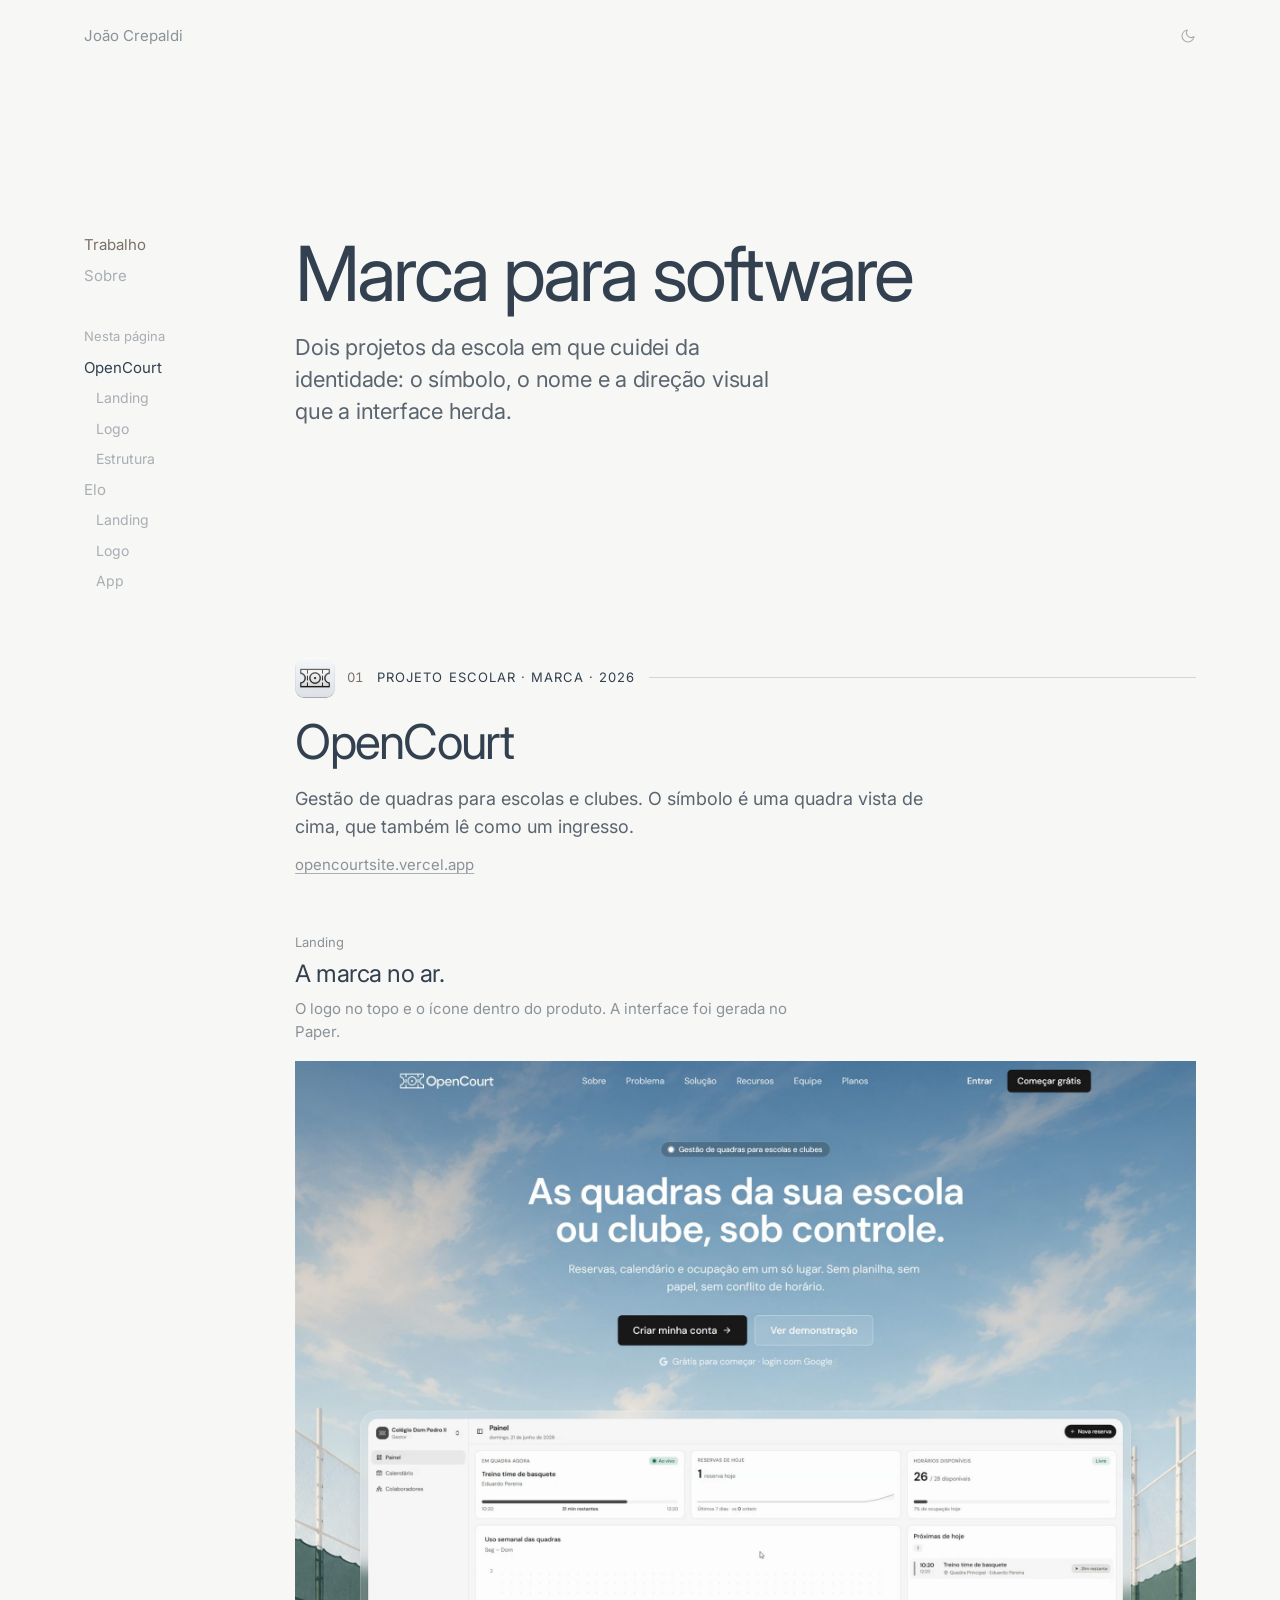
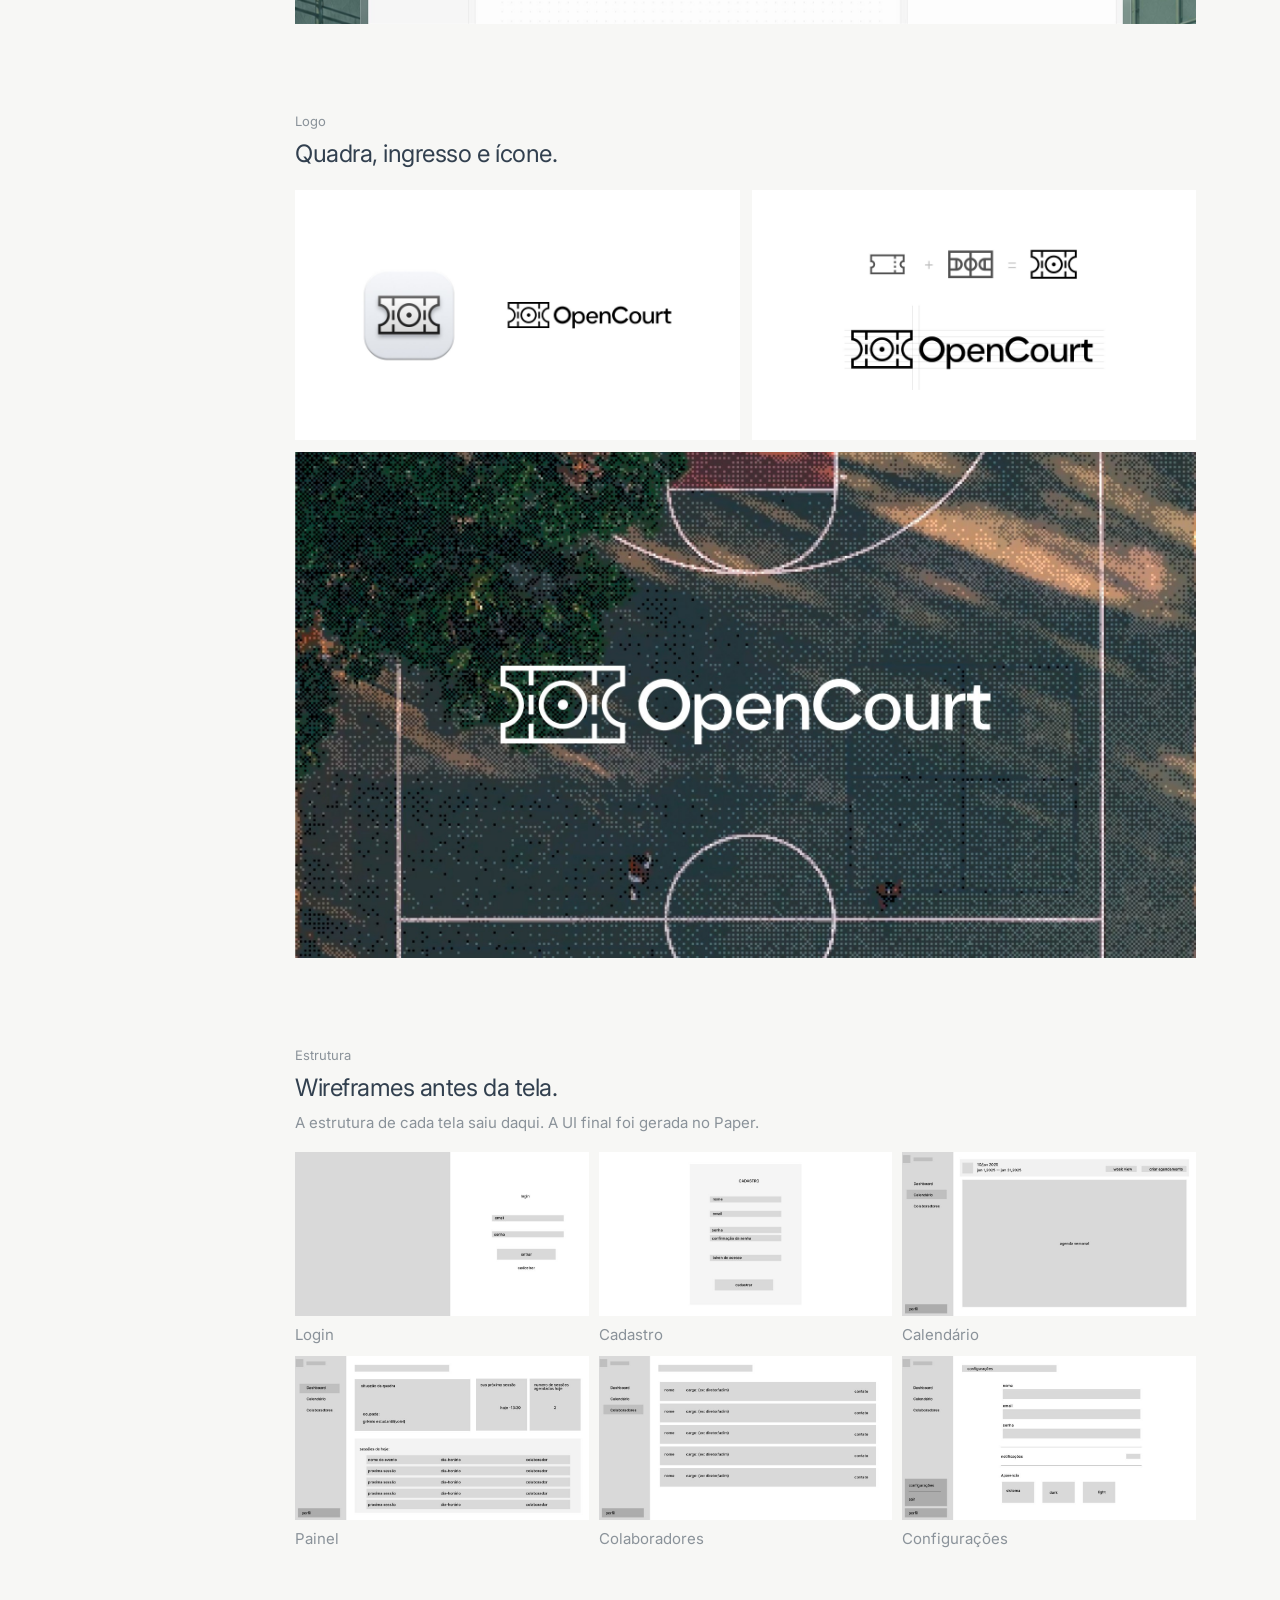
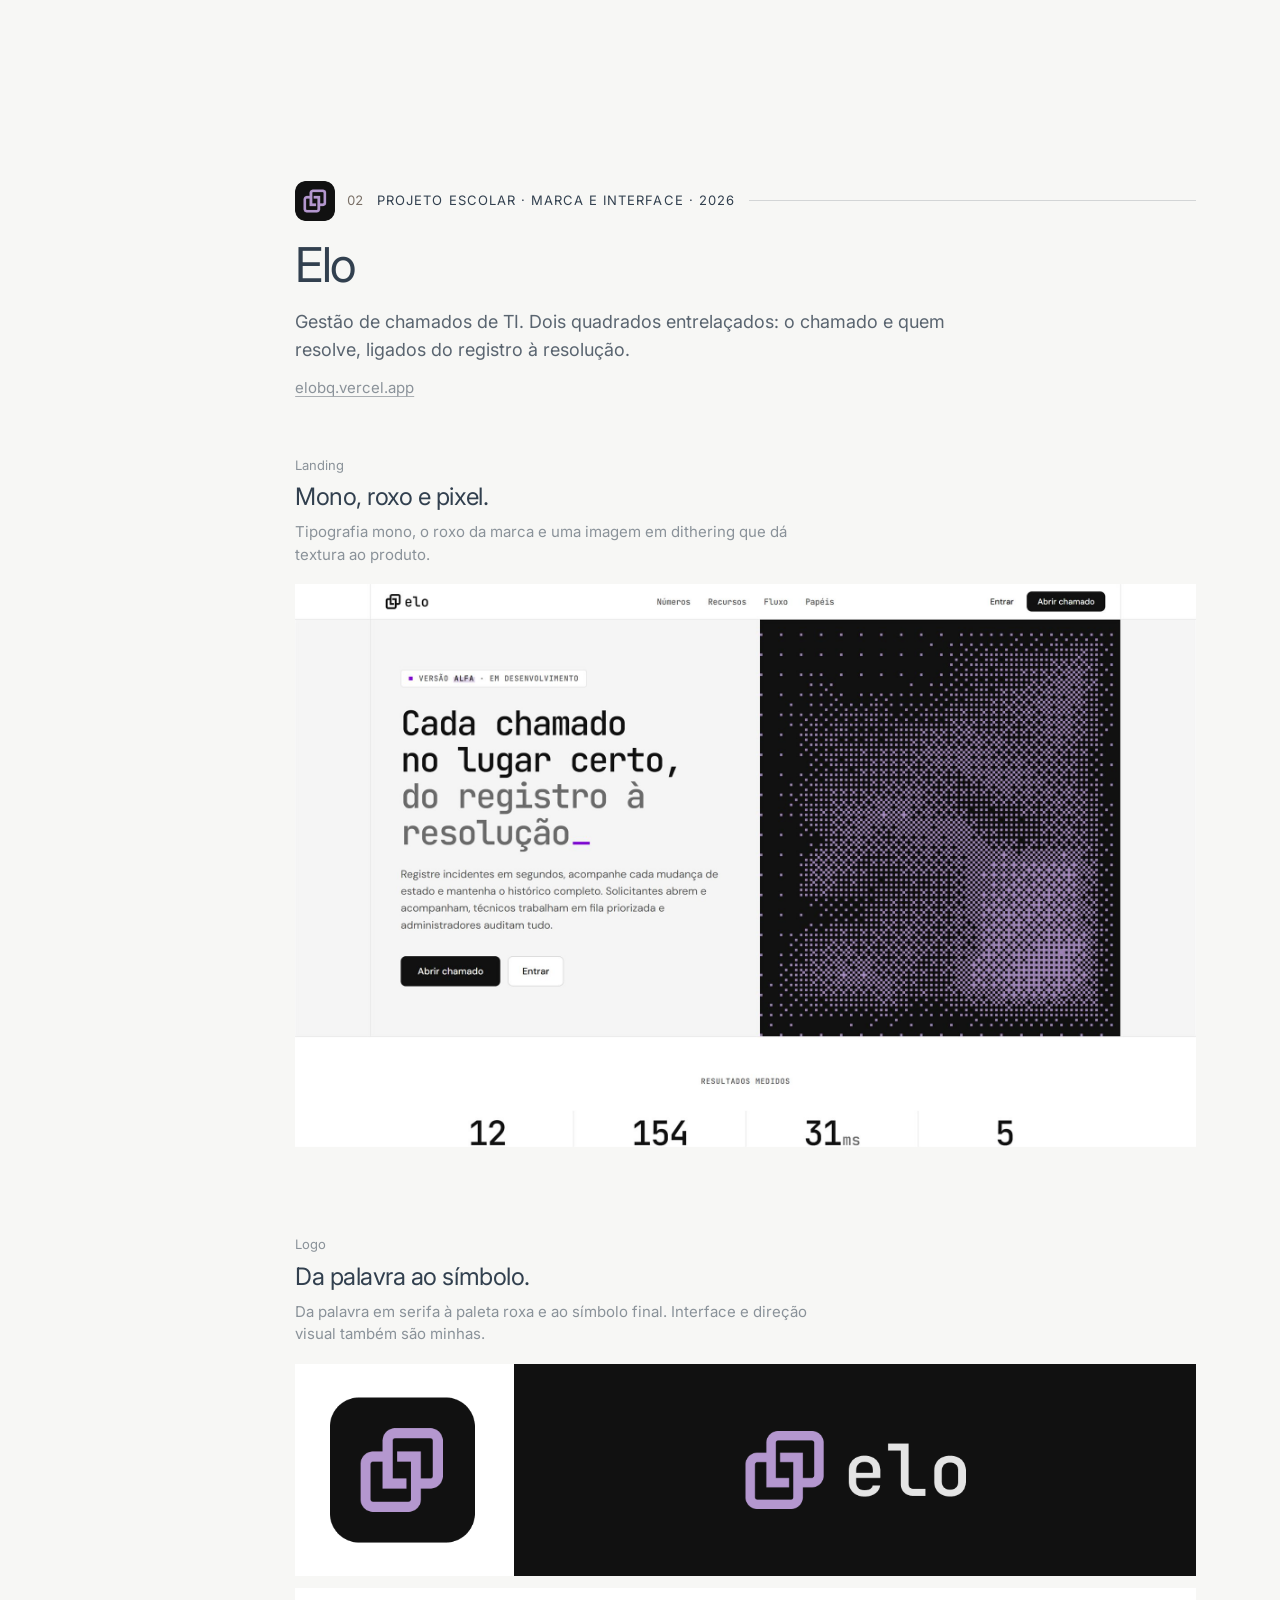
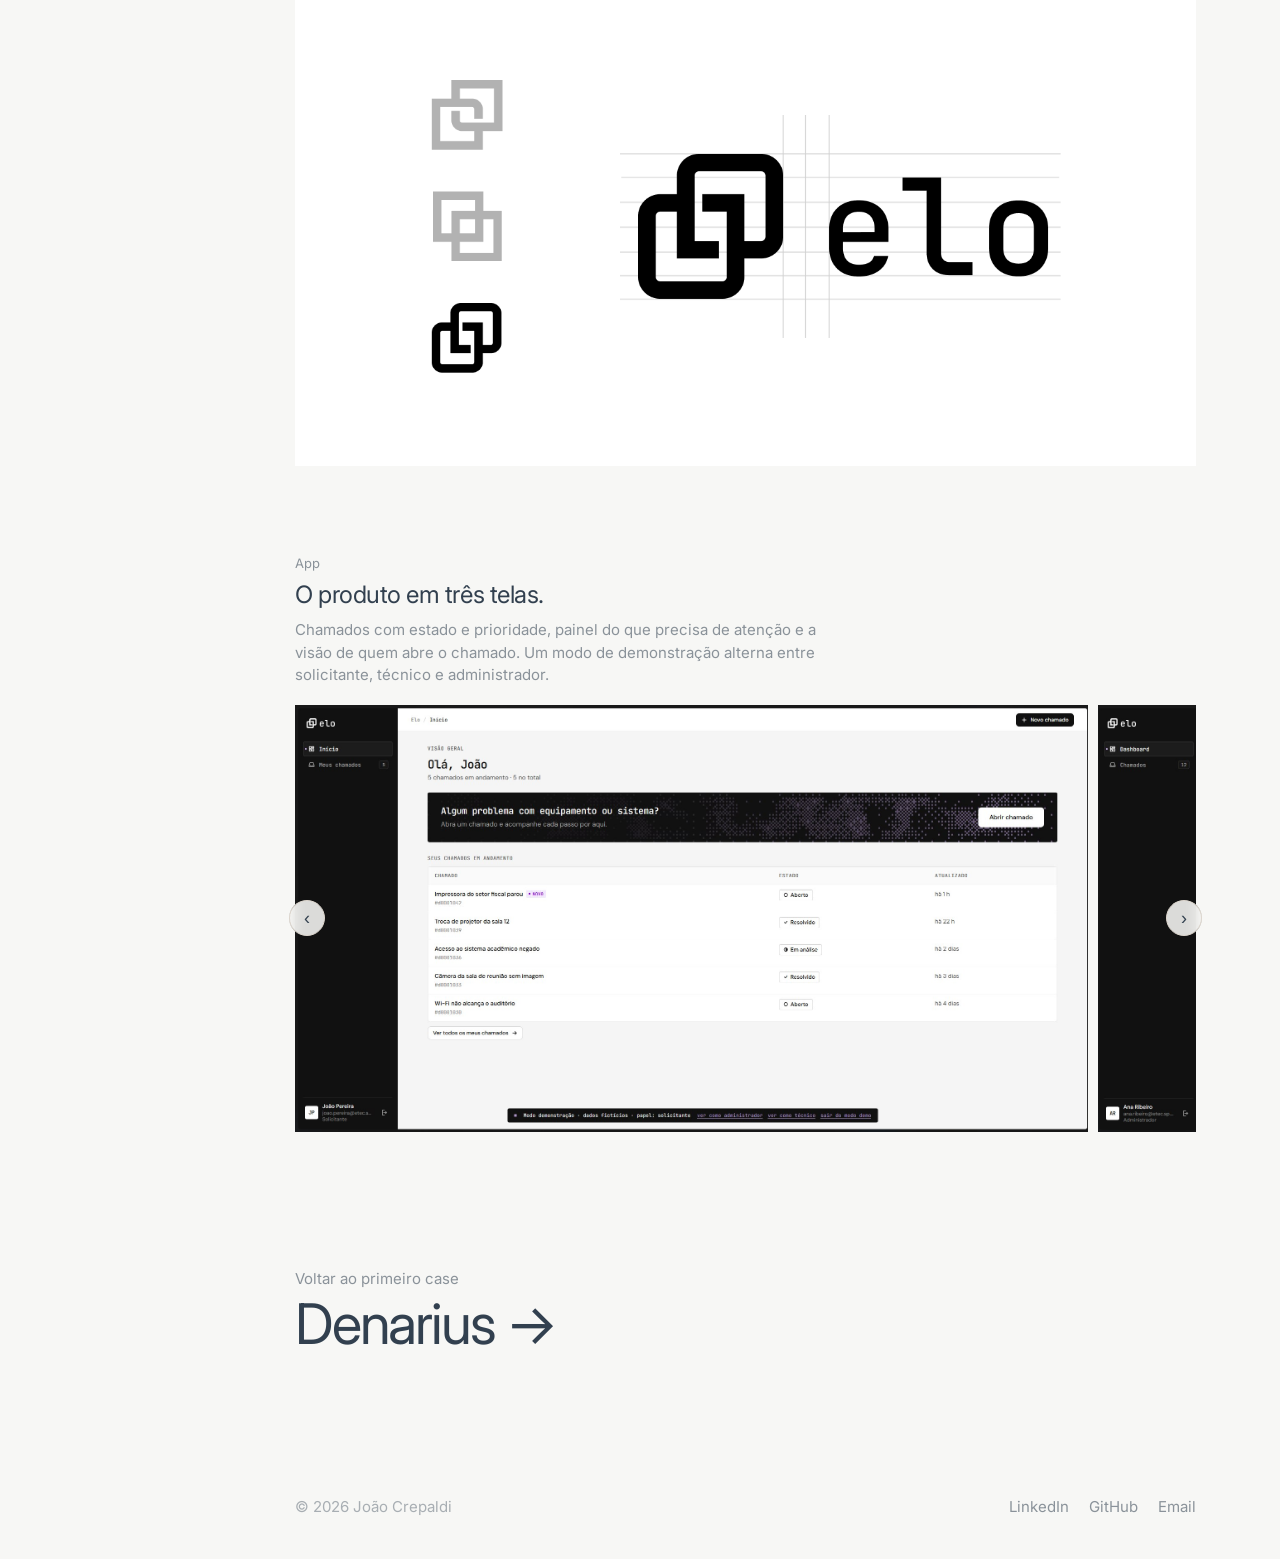
<file: marca/index.html>
<!doctype html>
<html lang="pt-BR">
<head>
<meta charset="utf-8">
<meta name="viewport" content="width=device-width, initial-scale=1">
<title>Marca para software — João Crepaldi</title>

<meta name="description" content="Identidades para produtos digitais: OpenCourt e Elo.">
<link rel="icon" href="../favicon.svg" type="image/svg+xml">
<link rel="apple-touch-icon" href="../icon.png">
<script>try{var t=localStorage.getItem('theme');if(t)document.documentElement.dataset.theme=t}catch(e){}</script>
<link rel="preconnect" href="https://fonts.googleapis.com">
<link href="https://fonts.googleapis.com/css2?family=Inter:wght@400;500&display=swap" rel="stylesheet">
<link rel="stylesheet" href="../styles.css">
</head>
<body>

<header class="top">
  <a class="name" href="../">João Crepaldi</a>
  <div class="right">
    <nav class="mnav" aria-label="Principal"><a href="../" aria-current="page">Trabalho</a><a href="../sobre/">Sobre</a></nav>
    <button class="theme-toggle" type="button" aria-label="Mudar tema">
      <svg class="moon" viewBox="0 0 24 24" fill="none" stroke="currentColor" stroke-width="1.6" stroke-linecap="round" stroke-linejoin="round"><path d="M21 12.8A9 9 0 1 1 11.2 3a7 7 0 0 0 9.8 9.8z"/></svg>
      <svg class="sun" viewBox="0 0 24 24" fill="none" stroke="currentColor" stroke-width="1.6" stroke-linecap="round"><circle cx="12" cy="12" r="4"/><path d="M12 2v2M12 20v2M4.9 4.9l1.4 1.4M17.7 17.7l1.4 1.4M2 12h2M20 12h2M4.9 19.1l1.4-1.4M17.7 6.3l1.4-1.4"/></svg>
    </button>
  </div>
</header>

<div class="frame">
  <aside class="side">
    <nav class="sitenav" aria-label="Principal">
      <a href="../" aria-current="page">Trabalho</a>
      <a href="../sobre/">Sobre</a>
    </nav>
    <div class="toc" aria-label="Sumário">
      <span class="label">Nesta página</span>
      <ol>
        <li><a href="#opencourt">OpenCourt</a></li>
        <li class="sub"><a href="#opencourt-landing">Landing</a></li>
        <li class="sub"><a href="#opencourt-logo">Logo</a></li>
        <li class="sub"><a href="#opencourt-estrutura">Estrutura</a></li>
        <li><a href="#elo">Elo</a></li>
        <li class="sub"><a href="#elo-landing">Landing</a></li>
        <li class="sub"><a href="#elo-logo">Logo</a></li>
        <li class="sub"><a href="#elo-app">App</a></li>
      </ol>
    </div>
  </aside>

  <main class="content">
    <header class="case-head">
      <h1>Marca para software</h1>
      <p class="lede">Dois projetos da escola em que cuidei da identidade: o símbolo, o nome e a direção visual que a interface herda.</p>
    </header>

    <section id="opencourt" style="--c:#65a30d">
      <header>
        <div class="brand-head"><img src="../assets/opencourt/icon.png" alt=""><span class="eyebrow">Projeto escolar · Marca · 2026</span></div>
        <h2>OpenCourt</h2>
        <p>Gestão de quadras para escolas e clubes. O símbolo é uma quadra vista de cima, que também lê como um ingresso.</p>
        <a class="link" href="https://opencourtsite.vercel.app/" target="_blank" rel="noopener">opencourtsite.vercel.app</a>
      </header>
      <div class="block" id="opencourt-landing">
        <div class="label"><span class="eyebrow">Landing</span><h3>A marca no ar.</h3><p>O logo no topo e o ícone dentro do produto. A interface foi gerada no Paper.</p></div>
        <div class="shot"><img src="../assets/opencourt/landing.jpg" alt="Landing do OpenCourt: As quadras da sua escola ou clube, sob controle, com o painel do produto sobre um céu azul" loading="lazy"></div>
      </div>
      <div class="block" id="opencourt-logo">
        <div class="label"><span class="eyebrow">Logo</span><h3>Quadra, ingresso e ícone.</h3></div>
        <div class="stack">
          <div class="grid2 logo-grid">
            <div class="shot paper"><img src="../assets/opencourt/logo-lockup.jpg" alt="Ícone do app do OpenCourt e a assinatura horizontal da marca" loading="lazy"></div>
            <div class="shot paper"><img src="../assets/opencourt/logo-construcao.jpg" alt="Construção do símbolo: ingresso mais quadra resultam no ícone, e a assinatura na grade com a palavra OpenCourt" loading="lazy"></div>
          </div>
          <div class="shot"><img src="../assets/opencourt/logo-aplicacao.jpg" alt="Assinatura do OpenCourt em branco sobre foto aérea de quadra em dithering" loading="lazy"></div>
        </div>
      </div>
      <div class="block" id="opencourt-estrutura">
        <div class="label"><span class="eyebrow">Estrutura</span><h3>Wireframes antes da tela.</h3><p>A estrutura de cada tela saiu daqui. A UI final foi gerada no Paper.</p></div>
        <div class="grid3">
          <figure><div class="shot"><img src="../assets/opencourt/wire-1.jpg" alt="Wireframe de login do OpenCourt" loading="lazy"></div><figcaption>Login</figcaption></figure>
          <figure><div class="shot"><img src="../assets/opencourt/wire-2.jpg" alt="Wireframe de cadastro do OpenCourt" loading="lazy"></div><figcaption>Cadastro</figcaption></figure>
          <figure><div class="shot"><img src="../assets/opencourt/wire-3.jpg" alt="Wireframe da agenda semanal do OpenCourt" loading="lazy"></div><figcaption>Calendário</figcaption></figure>
          <figure><div class="shot"><img src="../assets/opencourt/wire-4.jpg" alt="Wireframe do painel do OpenCourt com situação da quadra e sessões de hoje" loading="lazy"></div><figcaption>Painel</figcaption></figure>
          <figure><div class="shot"><img src="../assets/opencourt/wire-5.jpg" alt="Wireframe da lista de colaboradores do OpenCourt" loading="lazy"></div><figcaption>Colaboradores</figcaption></figure>
          <figure><div class="shot"><img src="../assets/opencourt/wire-6.jpg" alt="Wireframe das configurações do OpenCourt" loading="lazy"></div><figcaption>Configurações</figcaption></figure>
        </div>
      </div>
    </section>

    <section id="elo" style="--c:#8b5cf6">
      <header>
        <div class="brand-head"><img src="../assets/elo/icon.png" alt=""><span class="eyebrow">Projeto escolar · Marca e interface · 2026</span></div>
        <h2>Elo</h2>
        <p>Gestão de chamados de TI. Dois quadrados entrelaçados: o chamado e quem resolve, ligados do registro à resolução.</p>
        <a class="link" href="https://elobq.vercel.app/" target="_blank" rel="noopener">elobq.vercel.app</a>
      </header>
      <div class="block" id="elo-landing">
        <div class="label"><span class="eyebrow">Landing</span><h3>Mono, roxo e pixel.</h3><p>Tipografia mono, o roxo da marca e uma imagem em dithering que dá textura ao produto.</p></div>
        <div class="shot"><img src="../assets/elo/landing.jpg" alt="Landing do Elo: Cada chamado no lugar certo, do registro à resolução, ao lado de uma imagem roxa em dithering" loading="lazy"></div>
      </div>
      <div class="block" id="elo-logo">
        <div class="label"><span class="eyebrow">Logo</span><h3>Da palavra ao símbolo.</h3><p>Da palavra em serifa à paleta roxa e ao símbolo final. Interface e direção visual também são minhas.</p></div>
        <div class="stack">
          <div class="shot"><img src="../assets/elo/logo-aplicacao.png" alt="Símbolo do Elo no ícone do app e a assinatura horizontal sobre fundo escuro" loading="lazy"></div>
          <div class="shot paper"><img src="../assets/elo/logo-construcao.png" alt="Construção da assinatura do Elo na grade, com três pesos do símbolo e a palavra em fonte mono" loading="lazy"></div>
        </div>
      </div>
      <div class="block" id="elo-app">
        <div class="label"><span class="eyebrow">App</span><h3>O produto em três telas.</h3><p>Chamados com estado e prioridade, painel do que precisa de atenção e a visão de quem abre o chamado. Um modo de demonstração alterna entre solicitante, técnico e administrador.</p></div>
        <div class="carousel wide">
          <button class="cbtn prev" type="button" aria-label="Tela anterior">‹</button>
          <div class="track">
            <div class="shot"><img src="../assets/elo/app-inicio.jpg" alt="Início do Elo para o solicitante: saudação, atalho para abrir chamado e a lista dos chamados em andamento" loading="lazy"></div>
            <div class="shot"><img src="../assets/elo/app-dashboard.jpg" alt="Dashboard do Elo: chamados abertos sem responsável, críticos não fechados, fluxo por estado, fila de trabalho e ativos por prioridade" loading="lazy"></div>
            <div class="shot"><img src="../assets/elo/app-chamados.jpg" alt="Chamados no Elo: filtros por estado e prioridade e a tabela com chamados abertos, em análise, em atendimento, resolvidos e fechados" loading="lazy"></div>
          </div>
          <button class="cbtn next" type="button" aria-label="Próxima tela">›</button>
        </div>
      </div>
    </section>

    <a class="next" href="../denarius/">
      <span class="eyebrow">Voltar ao primeiro case</span>
      <strong>Denarius →</strong>
    </a>

    <footer class="foot">
      <span class="copy">© 2026 João Crepaldi</span>
      <a href="https://www.linkedin.com/in/joocrepaldi/" target="_blank" rel="noopener">LinkedIn</a>
      <a href="https://github.com/JooCrepaldi" target="_blank" rel="noopener">GitHub</a>
      <a href="mailto:joocrepaldi.pro@gmail.com">Email</a>
    </footer>
  </main>
</div>

<script src="../site.js"></script>
</body>
</html>
</file>
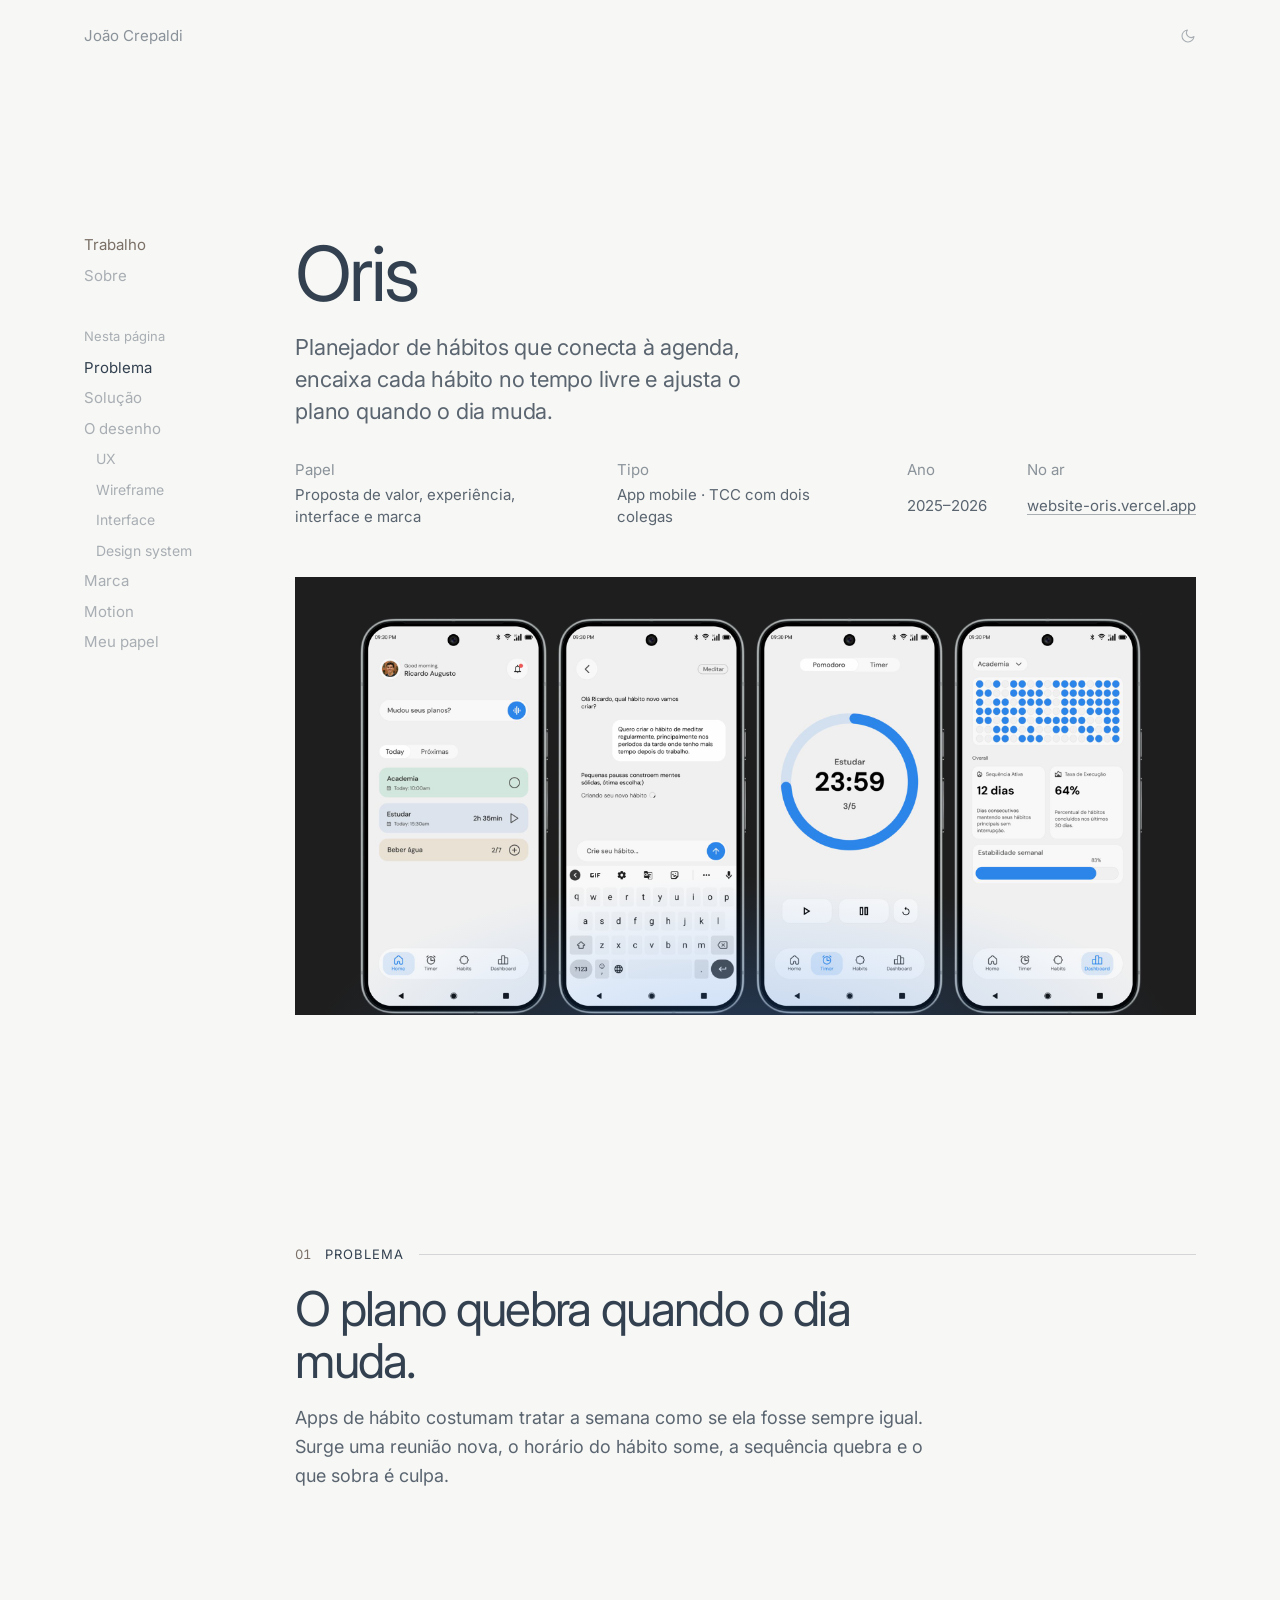
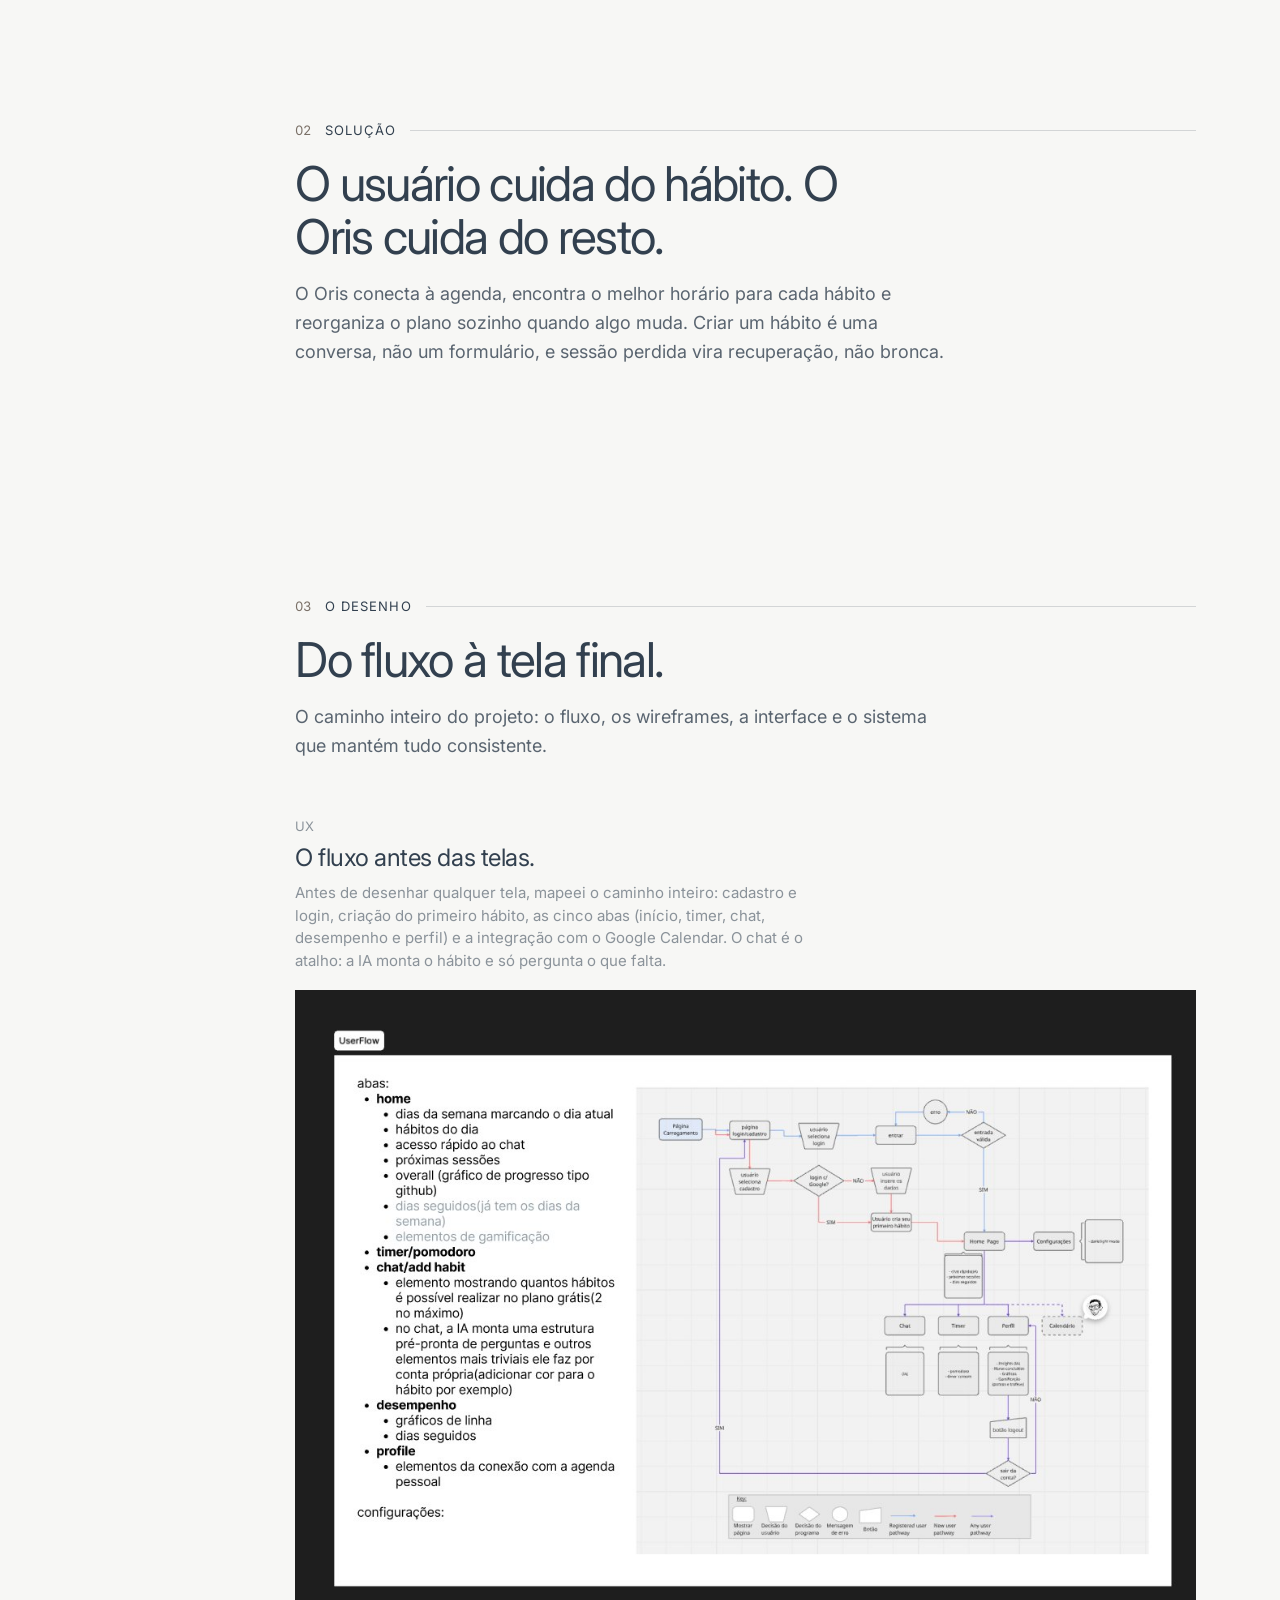
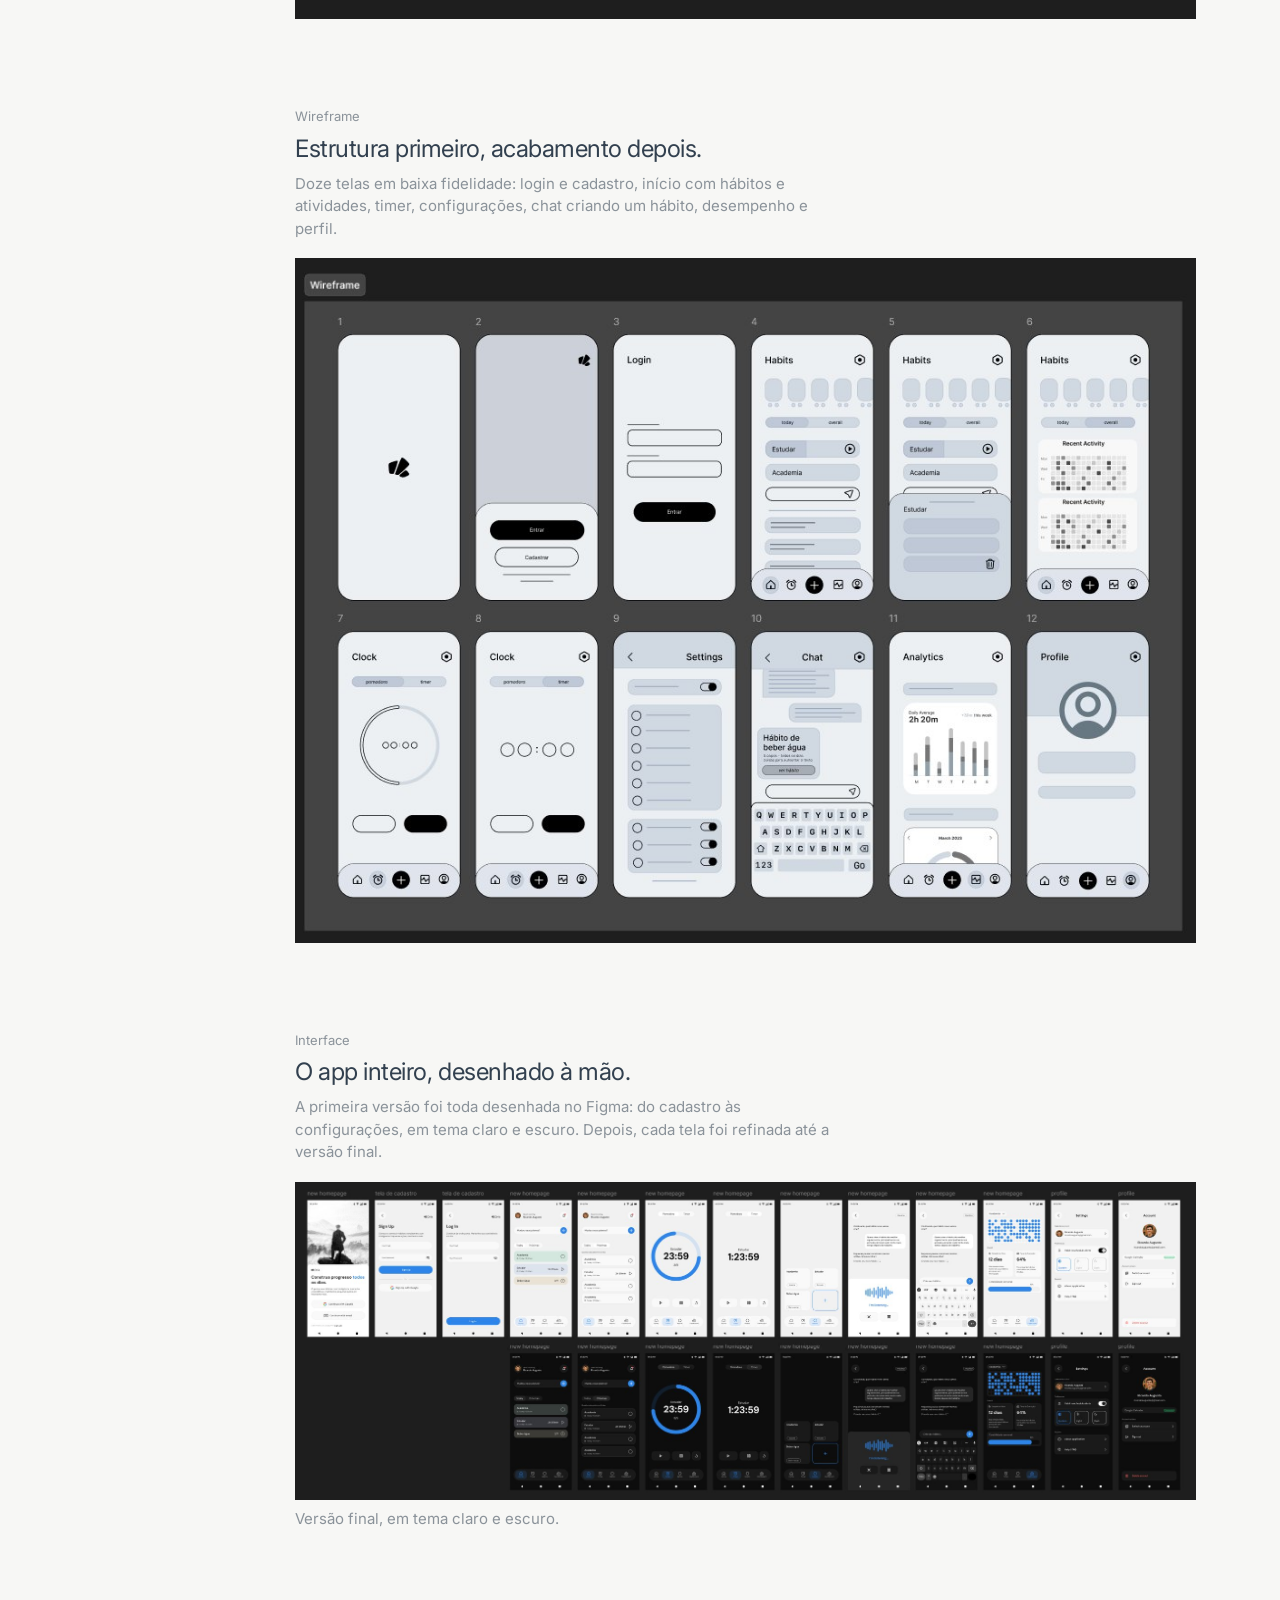
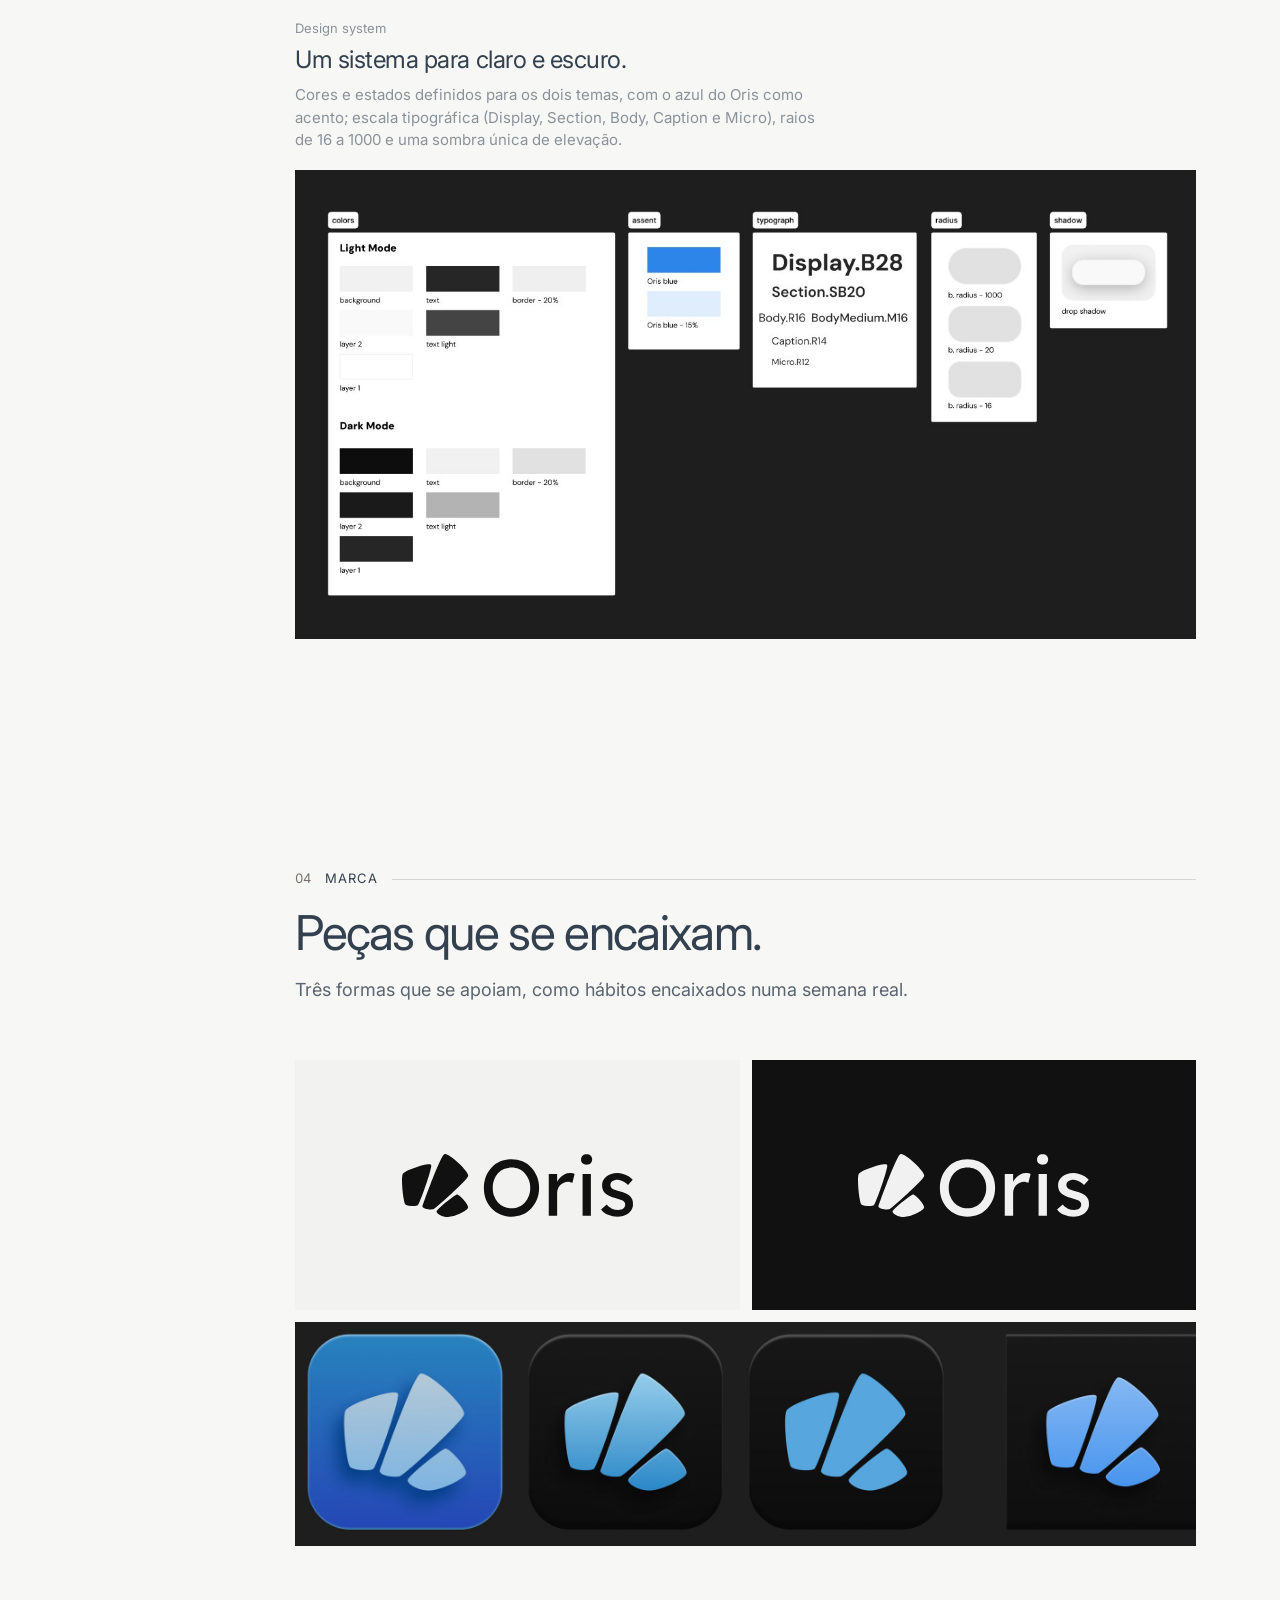
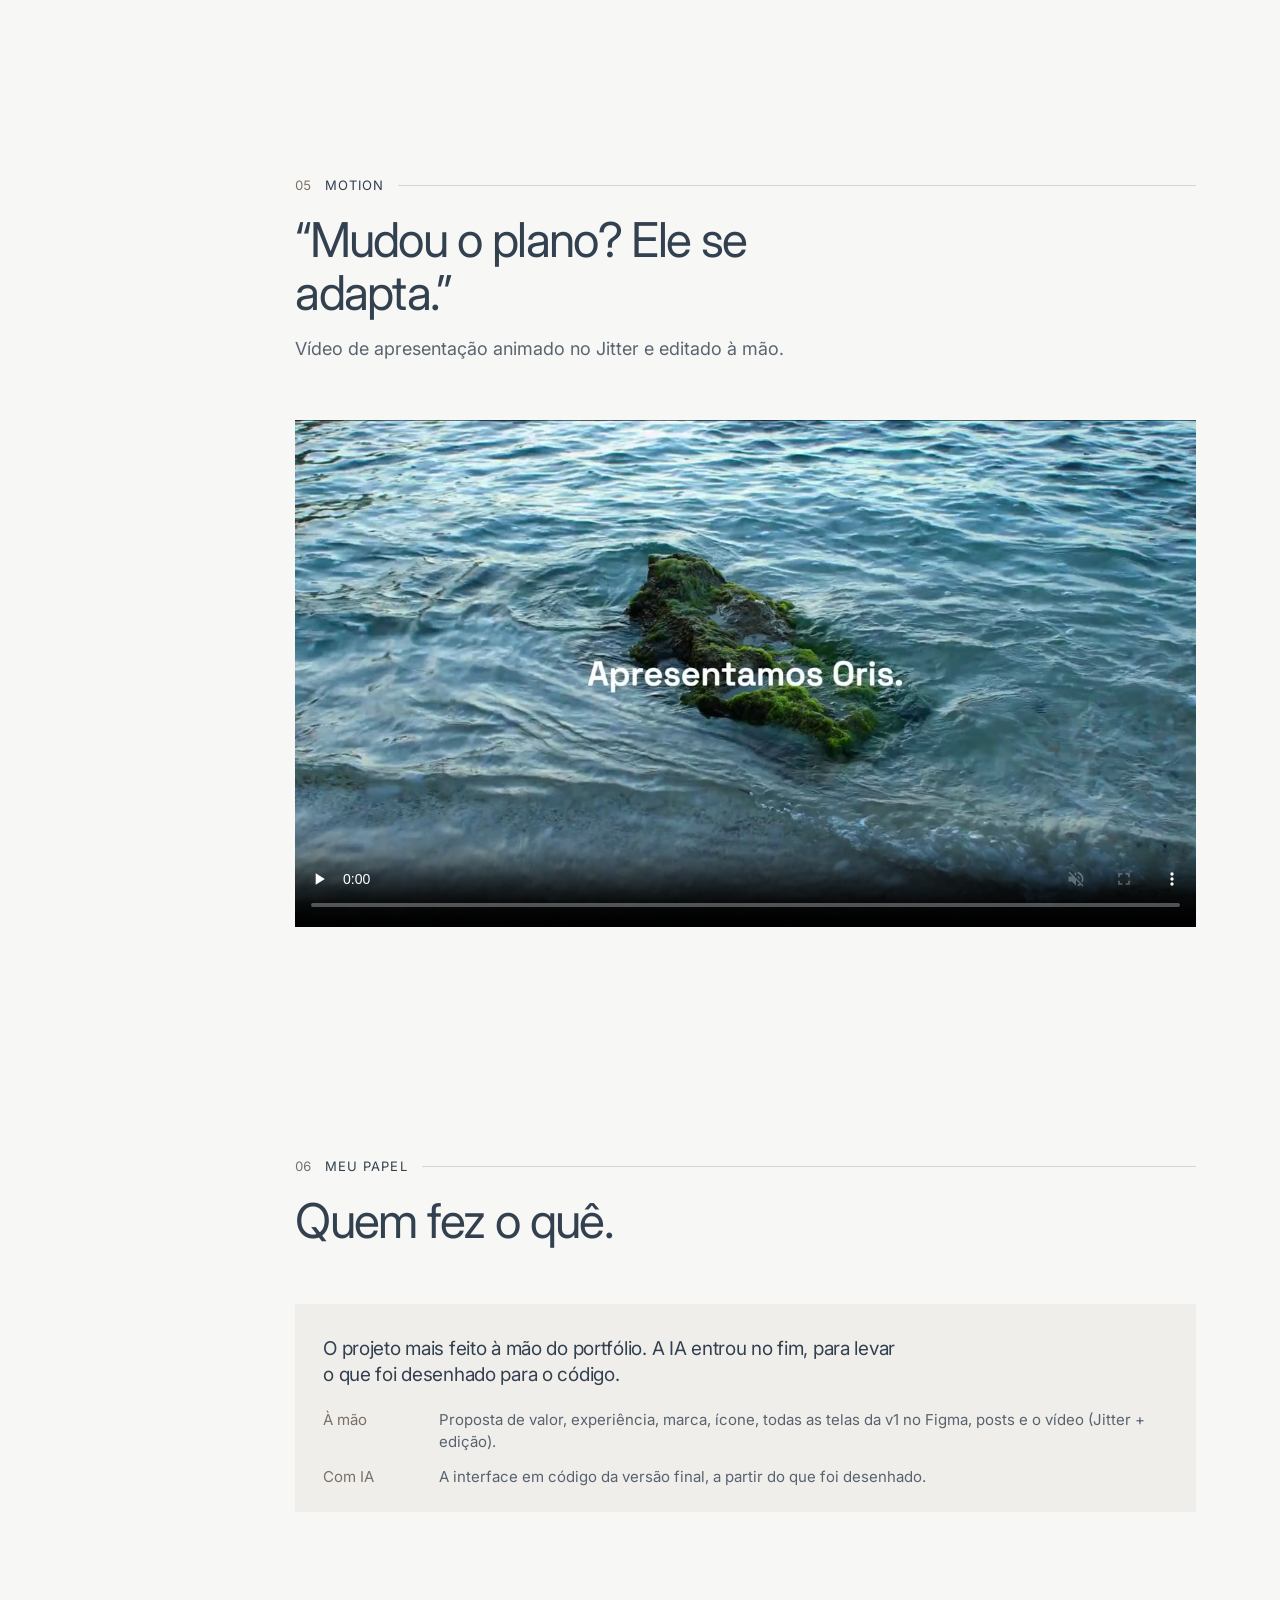
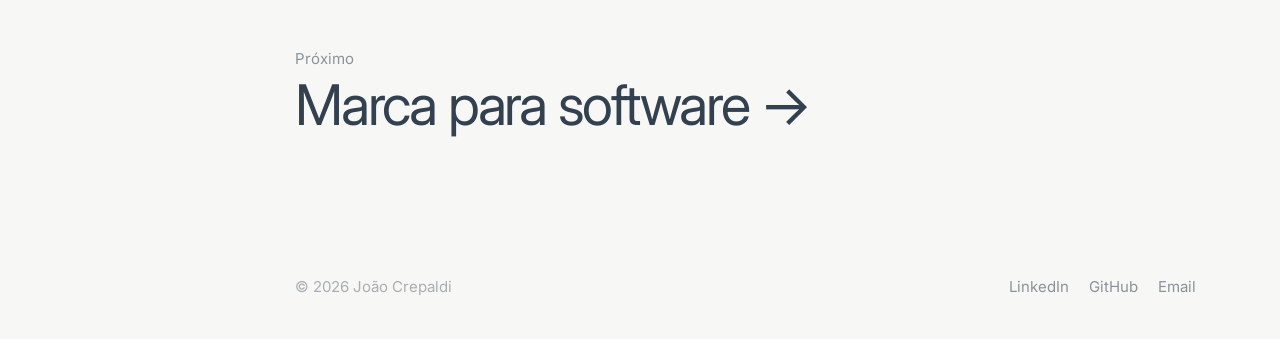
<file: oris/index.html>
<!doctype html>
<html lang="pt-BR">
<head>
<meta charset="utf-8">
<meta name="viewport" content="width=device-width, initial-scale=1">
<title>Oris — João Crepaldi</title>

<meta name="description" content="Case Oris: experiência, interface, design system e motion de um planejador de hábitos.">
<link rel="icon" href="../favicon.svg" type="image/svg+xml">
<link rel="apple-touch-icon" href="../icon.png">
<script>try{var t=localStorage.getItem('theme');if(t)document.documentElement.dataset.theme=t}catch(e){}</script>
<link rel="preconnect" href="https://fonts.googleapis.com">
<link href="https://fonts.googleapis.com/css2?family=Inter:wght@400;500&display=swap" rel="stylesheet">
<link rel="stylesheet" href="../styles.css">
</head>
<body style="--c:#3b8cf6;--c2:#173a7a">

<header class="top">
  <a class="name" href="../">João Crepaldi</a>
  <div class="right">
    <nav class="mnav" aria-label="Principal"><a href="../" aria-current="page">Trabalho</a><a href="../sobre/">Sobre</a></nav>
    <button class="theme-toggle" type="button" aria-label="Mudar tema">
      <svg class="moon" viewBox="0 0 24 24" fill="none" stroke="currentColor" stroke-width="1.6" stroke-linecap="round" stroke-linejoin="round"><path d="M21 12.8A9 9 0 1 1 11.2 3a7 7 0 0 0 9.8 9.8z"/></svg>
      <svg class="sun" viewBox="0 0 24 24" fill="none" stroke="currentColor" stroke-width="1.6" stroke-linecap="round"><circle cx="12" cy="12" r="4"/><path d="M12 2v2M12 20v2M4.9 4.9l1.4 1.4M17.7 17.7l1.4 1.4M2 12h2M20 12h2M4.9 19.1l1.4-1.4M17.7 6.3l1.4-1.4"/></svg>
    </button>
  </div>
</header>

<div class="frame">
  <aside class="side">
    <nav class="sitenav" aria-label="Principal">
      <a href="../" aria-current="page">Trabalho</a>
      <a href="../sobre/">Sobre</a>
    </nav>
    <div class="toc" aria-label="Sumário">
      <span class="label">Nesta página</span>
      <ol>
        <li><a href="#problema">Problema</a></li>
        <li><a href="#solucao">Solução</a></li>
        <li><a href="#desenho">O desenho</a></li>
        <li class="sub"><a href="#ux">UX</a></li>
        <li class="sub"><a href="#wireframe">Wireframe</a></li>
        <li class="sub"><a href="#interface">Interface</a></li>
        <li class="sub"><a href="#sistema">Design system</a></li>
        <li><a href="#marca">Marca</a></li>
        <li><a href="#motion">Motion</a></li>
        <li><a href="#papel">Meu papel</a></li>
      </ol>
    </div>
  </aside>

  <main class="content">
    <header class="case-head">
      <h1>Oris</h1>
      <p class="lede">Planejador de hábitos que conecta à agenda, encaixa cada hábito no tempo livre e ajusta o plano quando o dia muda.</p>
      <dl class="facts">
        <div><dt>Papel</dt><dd>Proposta de valor, experiência, interface e marca</dd></div>
        <div><dt>Tipo</dt><dd>App mobile · TCC com dois colegas</dd></div>
        <div><dt>Ano</dt><dd>2025–2026</dd></div>
        <div><dt>No ar</dt><dd><a href="https://website-oris.vercel.app/" target="_blank" rel="noopener">website-oris.vercel.app</a></dd></div>
      </dl>
    </header>

    <div class="stage canvas"><img src="../assets/oris/pixel.jpg" alt="Quatro telas do Oris em celulares: início, chat de criação de hábito, timer e dashboard"></div>

    <section id="problema">
      <header>
        <span class="eyebrow">Problema</span>
        <h2>O plano quebra quando o dia muda.</h2>
        <p>Apps de hábito costumam tratar a semana como se ela fosse sempre igual. Surge uma reunião nova, o horário do hábito some, a sequência quebra e o que sobra é culpa.</p>
      </header>
    </section>

    <section id="solucao">
      <header>
        <span class="eyebrow">Solução</span>
        <h2>O usuário cuida do hábito. O Oris cuida do resto.</h2>
        <p>O Oris conecta à agenda, encontra o melhor horário para cada hábito e reorganiza o plano sozinho quando algo muda. Criar um hábito é uma conversa, não um formulário, e sessão perdida vira recuperação, não bronca.</p>
      </header>
    </section>

    <section id="desenho">
      <header>
        <span class="eyebrow">O desenho</span>
        <h2>Do fluxo à tela final.</h2>
        <p>O caminho inteiro do projeto: o fluxo, os wireframes, a interface e o sistema que mantém tudo consistente.</p>
      </header>
      <div class="block" id="ux">
        <div class="label">
          <span class="eyebrow">UX</span>
          <h3>O fluxo antes das telas.</h3>
          <p>Antes de desenhar qualquer tela, mapeei o caminho inteiro: cadastro e login, criação do primeiro hábito, as cinco abas (início, timer, chat, desempenho e perfil) e a integração com o Google Calendar. O chat é o atalho: a IA monta o hábito e só pergunta o que falta.</p>
        </div>
        <div class="shot"><img src="../assets/oris/userflow.jpg" alt="Userflow do Oris: página de compromisso, cadastro e login, escolha de foco, criação do primeiro hábito, abas do app e integração com o Google Calendar" loading="lazy"></div>
      </div>
      <div class="block" id="wireframe">
        <div class="label">
          <span class="eyebrow">Wireframe</span>
          <h3>Estrutura primeiro, acabamento depois.</h3>
          <p>Doze telas em baixa fidelidade: login e cadastro, início com hábitos e atividades, timer, configurações, chat criando um hábito, desempenho e perfil.</p>
        </div>
        <div class="shot"><img src="../assets/oris/wireframes.jpg" alt="Doze wireframes numerados do Oris: login, cadastro, início, hábitos, timer, configurações, chat, desempenho e perfil" loading="lazy"></div>
      </div>
      <div class="block" id="interface">
        <div class="label">
          <span class="eyebrow">Interface</span>
          <h3>O app inteiro, desenhado à mão.</h3>
          <p>A primeira versão foi toda desenhada no Figma: do cadastro às configurações, em tema claro e escuro. Depois, cada tela foi refinada até a versão final.</p>
        </div>
        <div class="stack">
          <figure>
            <div class="shot"><img src="../assets/oris/telas-final.jpg" alt="Telas finais do Oris em tema claro e escuro: cadastro, login, início, timer, chat, desempenho, configurações e conta" loading="lazy"></div>
            <figcaption>Versão final, em tema claro e escuro.</figcaption>
          </figure>
        </div>
      </div>
      <div class="block" id="sistema">
        <div class="label">
          <span class="eyebrow">Design system</span>
          <h3>Um sistema para claro e escuro.</h3>
          <p>Cores e estados definidos para os dois temas, com o azul do Oris como acento; escala tipográfica (Display, Section, Body, Caption e Micro), raios de 16 a 1000 e uma sombra única de elevação.</p>
        </div>
        <div class="shot"><img src="../assets/oris/design-system.jpg" alt="Tokens do design system do Oris: cores em tema claro e escuro, azul de acento, escala tipográfica, raios e sombra" loading="lazy"></div>
      </div>
    </section>

    <section id="marca">
      <header>
        <span class="eyebrow">Marca</span>
        <h2>Peças que se encaixam.</h2>
        <p>Três formas que se apoiam, como hábitos encaixados numa semana real.</p>
      </header>
      <div class="stack">
        <div class="grid2">
          <div class="logo-panel" style="background:#f2f2f0"><img src="../assets/oris/logo-dark.svg" alt="Logo do Oris em preto sobre fundo claro"></div>
          <div class="logo-panel" style="background:#111"><img src="../assets/oris/logo.svg" alt="Logo do Oris em branco sobre fundo escuro"></div>
        </div>
        <div class="shot"><img src="../assets/oris/icones.jpg" alt="Explorações do ícone do Oris em azul e em fundo escuro" loading="lazy"></div>
      </div>
    </section>

    <section id="motion">
      <header>
        <span class="eyebrow">Motion</span>
        <h2>“Mudou o plano? Ele se adapta.”</h2>
        <p>Vídeo de apresentação animado no Jitter e editado à mão.</p>
      </header>
      <div class="shot"><video src="../assets/oris/motion.mp4" poster="../assets/oris/motion-poster.jpg" muted loop playsinline controls preload="none" aria-label="Vídeo de apresentação do Oris"></video></div>
    </section>

    <section id="papel">
      <header>
        <span class="eyebrow">Meu papel</span>
        <h2>Quem fez o quê.</h2>
      </header>
      <div class="role">
        <p class="note">O projeto mais feito à mão do portfólio. A IA entrou no fim, para levar o que foi desenhado para o código.</p>
        <ul>
          <li><b>À mão</b><span>Proposta de valor, experiência, marca, ícone, todas as telas da v1 no Figma, posts e o vídeo (Jitter + edição).</span></li>
          <li><b>Com IA</b><span>A interface em código da versão final, a partir do que foi desenhado.</span></li>
        </ul>
      </div>
    </section>

    <a class="next" href="../marca/" style="--c:#65a30d">
      <span class="eyebrow">Próximo</span>
      <strong>Marca para software →</strong>
    </a>

    <footer class="foot">
      <span class="copy">© 2026 João Crepaldi</span>
      <a href="https://www.linkedin.com/in/joocrepaldi/" target="_blank" rel="noopener">LinkedIn</a>
      <a href="https://github.com/JooCrepaldi" target="_blank" rel="noopener">GitHub</a>
      <a href="mailto:joocrepaldi.pro@gmail.com">Email</a>
    </footer>
  </main>
</div>

<script src="../site.js"></script>
</body>
</html>
</file>
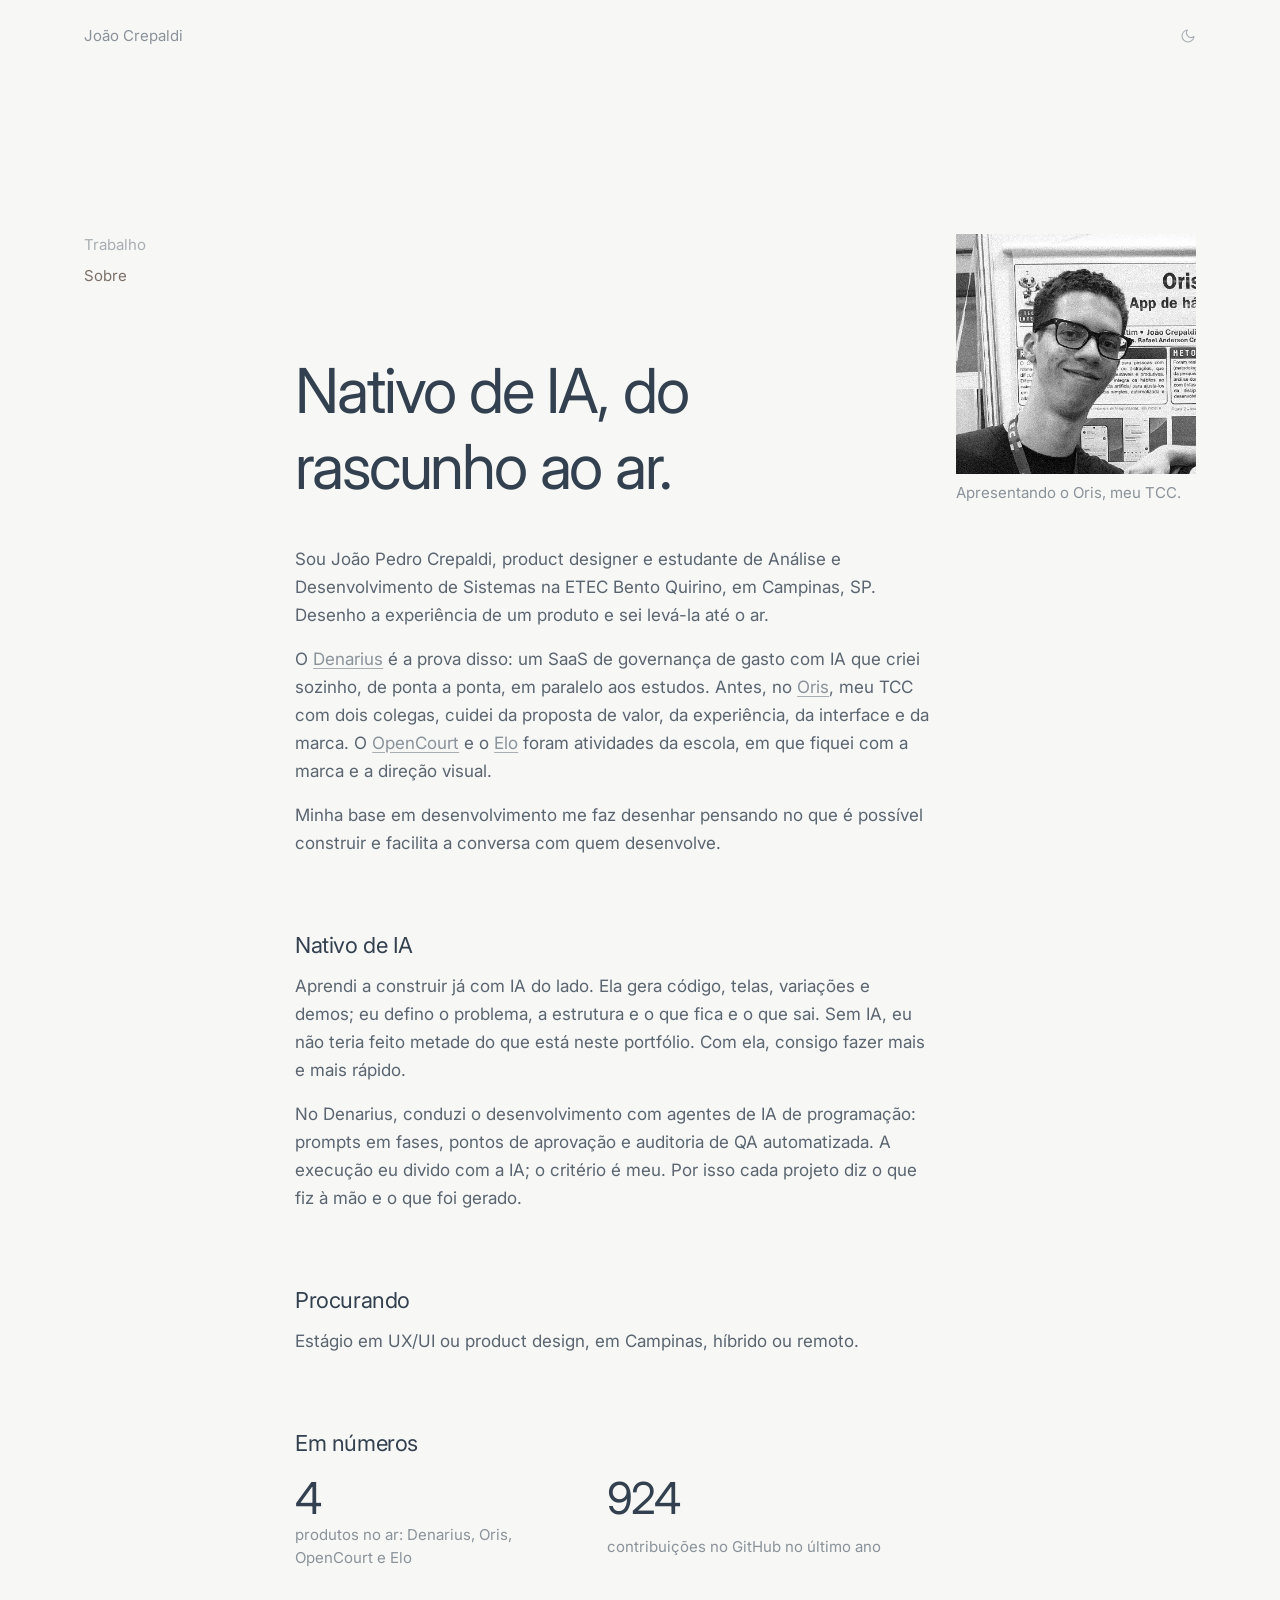
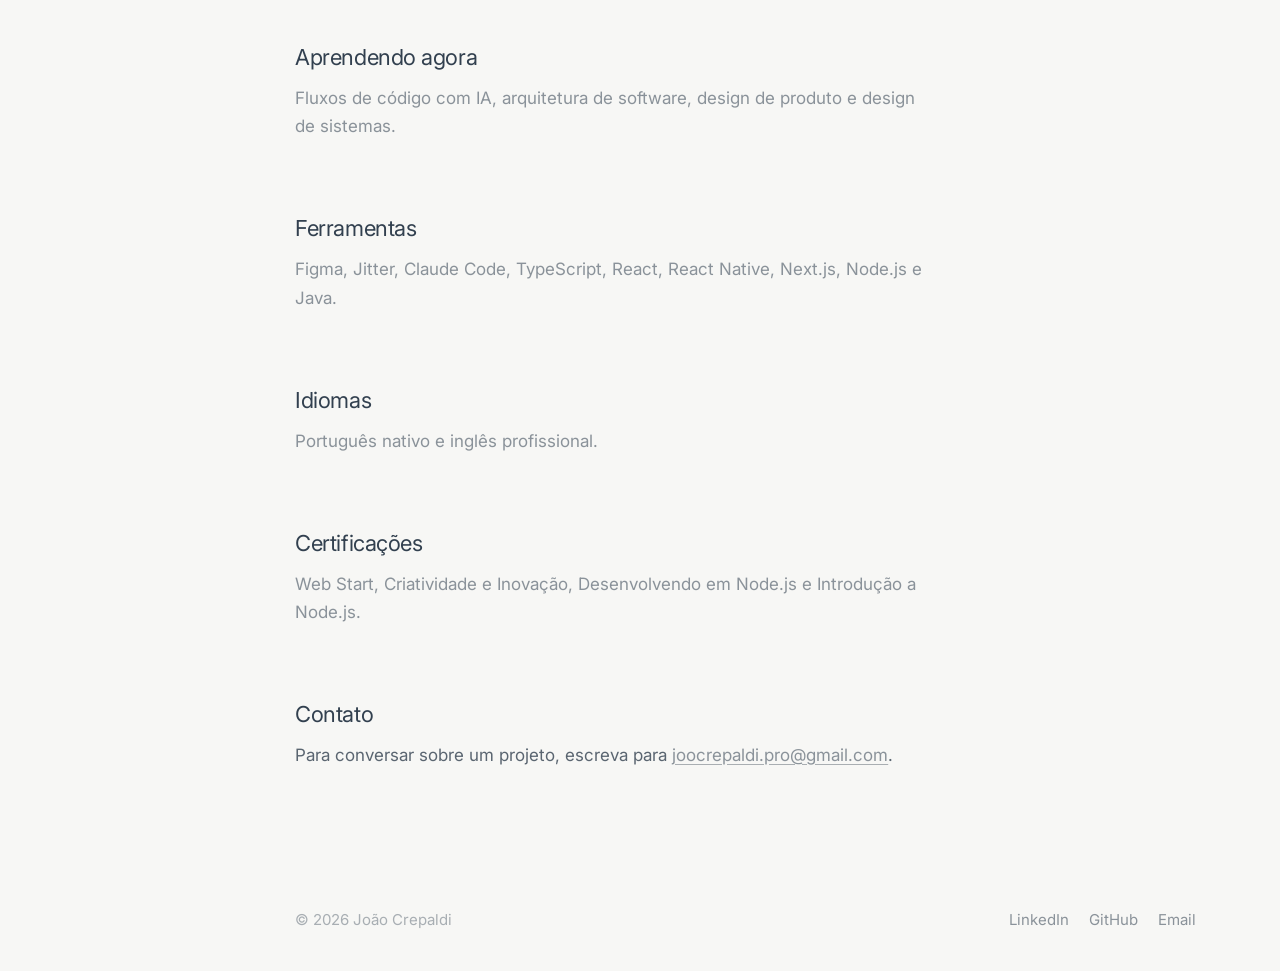
<file: sobre/index.html>
<!doctype html>
<html lang="pt-BR">
<head>
<meta charset="utf-8">
<meta name="viewport" content="width=device-width, initial-scale=1">
<title>Sobre — João Crepaldi</title>

<meta name="description" content="Sobre João Crepaldi, designer de produto nativo de IA.">
<link rel="icon" href="../favicon.svg" type="image/svg+xml">
<link rel="apple-touch-icon" href="../icon.png">
<script>try{var t=localStorage.getItem('theme');if(t)document.documentElement.dataset.theme=t}catch(e){}</script>
<link rel="preconnect" href="https://fonts.googleapis.com">
<link href="https://fonts.googleapis.com/css2?family=Inter:wght@400;500&display=swap" rel="stylesheet">
<link rel="stylesheet" href="../styles.css">
</head>
<body>

<header class="top">
  <a class="name" href="../">João Crepaldi</a>
  <div class="right">
    <nav class="mnav" aria-label="Principal"><a href="../">Trabalho</a><a href="./" aria-current="page">Sobre</a></nav>
    <button class="theme-toggle" type="button" aria-label="Mudar tema">
      <svg class="moon" viewBox="0 0 24 24" fill="none" stroke="currentColor" stroke-width="1.6" stroke-linecap="round" stroke-linejoin="round"><path d="M21 12.8A9 9 0 1 1 11.2 3a7 7 0 0 0 9.8 9.8z"/></svg>
      <svg class="sun" viewBox="0 0 24 24" fill="none" stroke="currentColor" stroke-width="1.6" stroke-linecap="round"><circle cx="12" cy="12" r="4"/><path d="M12 2v2M12 20v2M4.9 4.9l1.4 1.4M17.7 17.7l1.4 1.4M2 12h2M20 12h2M4.9 19.1l1.4-1.4M17.7 6.3l1.4-1.4"/></svg>
    </button>
  </div>
</header>

<div class="frame">
  <aside class="side">
    <nav class="sitenav" aria-label="Principal">
      <a href="../">Trabalho</a>
      <a href="./" aria-current="page">Sobre</a>
    </nav>
  </aside>

  <main class="about">
    <section class="intro">
      <h1>Nativo de IA, do rascunho ao ar.</h1>
      <figure class="portrait">
        <div class="shot"><img src="../assets/sobre/retrato.jpg" alt="João Crepaldi, de óculos, em frente ao pôster do TCC do Oris na ETEC" width="417" height="417"></div>
        <figcaption>Apresentando o Oris, meu TCC.</figcaption>
      </figure>
    </section>

    <div style="margin-top:40px">
      <p>Sou João Pedro Crepaldi, product designer e estudante de Análise e Desenvolvimento de Sistemas na ETEC Bento Quirino, em Campinas, SP. Desenho a experiência de um produto e sei levá-la até o ar.</p>
      <p>O <a class="link" style="margin:0" href="../denarius/">Denarius</a> é a prova disso: um SaaS de governança de gasto com IA que criei sozinho, de ponta a ponta, em paralelo aos estudos. Antes, no <a class="link" style="margin:0" href="../oris/">Oris</a>, meu TCC com dois colegas, cuidei da proposta de valor, da experiência, da interface e da marca. O <a class="link" style="margin:0" href="../marca/#opencourt">OpenCourt</a> e o <a class="link" style="margin:0" href="../marca/#elo">Elo</a> foram atividades da escola, em que fiquei com a marca e a direção visual.</p>
      <p>Minha base em desenvolvimento me faz desenhar pensando no que é possível construir e facilita a conversa com quem desenvolve.</p>

      <h2>Nativo de IA</h2>
      <p style="margin-top:10px">Aprendi a construir já com IA do lado. Ela gera código, telas, variações e demos; eu defino o problema, a estrutura e o que fica e o que sai. Sem IA, eu não teria feito metade do que está neste portfólio. Com ela, consigo fazer mais e mais rápido.</p>
      <p>No Denarius, conduzi o desenvolvimento com agentes de IA de programação: prompts em fases, pontos de aprovação e auditoria de QA automatizada. A execução eu divido com a IA; o critério é meu. Por isso cada projeto diz o que fiz à mão e o que foi gerado.</p>

      <h2>Procurando</h2>
      <p style="margin-top:10px">Estágio em UX/UI ou product design, em Campinas, híbrido ou remoto.</p>

      <h2>Em números</h2>
      <ul class="numbers">
        <li><strong>4</strong><span>produtos no ar: Denarius, Oris, OpenCourt e Elo</span></li>
        <li><strong>924</strong><span>contribuições no GitHub no último ano</span></li>
      </ul>

      <h2>Aprendendo agora</h2>
      <p class="tools">Fluxos de código com IA, arquitetura de software, design de produto e design de sistemas.</p>

      <h2>Ferramentas</h2>
      <p class="tools">Figma, Jitter, Claude Code, TypeScript, React, React Native, Next.js, Node.js e Java.</p>

      <h2>Idiomas</h2>
      <p class="tools">Português nativo e inglês profissional.</p>

      <h2>Certificações</h2>
      <p class="tools">Web Start, Criatividade e Inovação, Desenvolvendo em Node.js e Introdução a Node.js.</p>

      <h2>Contato</h2>
      <p style="margin-top:10px">Para conversar sobre um projeto, escreva para <a class="link" style="margin:0" href="mailto:joocrepaldi.pro@gmail.com">joocrepaldi.pro@gmail.com</a>.</p>
    </div>

    <footer class="foot">
      <span class="copy">© 2026 João Crepaldi</span>
      <a href="https://www.linkedin.com/in/joocrepaldi/" target="_blank" rel="noopener">LinkedIn</a>
      <a href="https://github.com/JooCrepaldi" target="_blank" rel="noopener">GitHub</a>
      <a href="mailto:joocrepaldi.pro@gmail.com">Email</a>
    </footer>
  </main>
</div>

<script src="../site.js"></script>
</body>
</html>
</file>
<file: styles.css>
/* ---------- tokens ---------- */
:root{
  --bg:#f7f7f5; --surface:#efeeeb; --text:#32404f;
  --muted:rgba(50,64,79,.55); --faint:rgba(50,64,79,.4); --soft:rgba(50,64,79,.8);
  --accent:#7a7067; --select:#ddd6cd;
  --sans:"Inter", system-ui, -apple-system, "Segoe UI", sans-serif;
  --gutter:clamp(16px,3vw,24px);
  --side:160px; --page:1160px;
  --c:var(--accent); --c2:#7a2a0e;
  color-scheme:light;
}
@media (prefers-color-scheme:dark){
  :root:not([data-theme="light"]){
    --bg:#0f0f0e; --surface:#1a1918; --text:#e4e2de;
    --muted:rgba(228,226,222,.55); --faint:rgba(228,226,222,.38); --soft:rgba(228,226,222,.8);
    --accent:#b5ab9f; --select:#4d463f; color-scheme:dark;
  }
}
:root[data-theme="dark"]{
  --bg:#0f0f0e; --surface:#1a1918; --text:#e4e2de;
  --muted:rgba(228,226,222,.55); --faint:rgba(228,226,222,.38); --soft:rgba(228,226,222,.8);
  --accent:#b5ab9f; --select:#4d463f; color-scheme:dark;
}

/* ---------- base ---------- */
*{box-sizing:border-box;margin:0}
html{background:var(--bg);scroll-behavior:smooth;scroll-padding-top:32px}
body{background:var(--bg);color:var(--text);font:400 15px/1.5 var(--sans);-webkit-font-smoothing:antialiased;transition:background-color .25s,color .25s}
a{color:inherit;text-decoration:none}
::selection{background:var(--select);color:var(--text)}
img,video{display:block;max-width:100%}
figure{margin:0}
h1,h2,h3,strong,b{font-weight:400}
.muted{color:var(--muted)}

/* ---------- top bar ---------- */
.top{display:flex;justify-content:space-between;align-items:center;max-width:var(--page);margin:0 auto;padding:20px var(--gutter)}
.top .name{color:var(--muted);transition:color .2s}
.top .name:hover{color:var(--text)}
.top .right{display:flex;align-items:center;gap:20px}
.top .mnav{display:none;gap:16px}
.top .mnav a{color:var(--faint)}
.top .mnav a[aria-current]{color:var(--accent)}
.theme-toggle,.motion-toggle{width:32px;height:32px;border:0;background:none;color:var(--faint);display:grid;place-items:center;cursor:pointer;border-radius:50%;transition:color .2s}
.theme-toggle:hover,.motion-toggle:hover{color:var(--text)}
.theme-toggle svg,.motion-toggle svg{width:16px;height:16px}
.theme-toggle .sun,.motion-toggle .play{display:none}
.motion-toggle[hidden]{display:none}
.motion-toggle.paused .pause{display:none}
.motion-toggle.paused .play{display:block}
.top .right > :last-child{margin-right:-8px}
:root[data-theme="dark"] .theme-toggle .sun{display:block}
:root[data-theme="dark"] .theme-toggle .moon{display:none}
@media (prefers-color-scheme:dark){
  :root:not([data-theme="light"]) .theme-toggle .sun{display:block}
  :root:not([data-theme="light"]) .theme-toggle .moon{display:none}
}

/* ---------- frame: sidebar + main ---------- */
.frame{display:grid;grid-template-columns:var(--side) minmax(0,1fr);column-gap:clamp(24px,4vw,64px);max-width:var(--page);margin:0 auto;padding:0 var(--gutter)}
.side{position:sticky;top:0;height:100vh;padding-top:clamp(96px,18vh,170px);align-self:start;overflow:auto;scrollbar-width:none}
.sitenav,.toc ol{display:grid;gap:8px;list-style:none;padding:0}
.sitenav a,.toc a{position:relative;color:var(--faint);transition:color .2s;display:inline-block}
.sitenav a:hover,.toc a:hover{color:var(--text)}
.sitenav a[aria-current]{color:var(--accent)}
.sitenav a[aria-current]::before,.toc a.active::before{content:"";position:absolute;left:-12px;top:50%;width:5px;height:5px;margin-top:-2.5px;background:currentColor}
.toc{margin-top:40px}
.toc .label{color:var(--faint);font-size:13px;display:block;margin-bottom:10px}
.toc a.active{color:var(--text)}
.toc .sub a{padding-left:12px;font-size:14px}

main{min-width:0;padding-top:clamp(96px,18vh,170px);padding-bottom:40px}

/* ---------- home ---------- */
.intro h1{font-size:clamp(36px,5.2vw,62px);line-height:1.22;letter-spacing:-.035em;max-width:15ch}
.intro h1 span{color:var(--accent)}
.facts-row{display:grid;grid-template-columns:200px 1fr;gap:24px;margin-top:40px;max-width:600px}
.facts-row.quad{grid-template-columns:1fr 1fr;gap:24px 40px;max-width:640px}
.facts-row p{color:var(--soft)}
.facts-row .muted{color:var(--muted);display:block;margin-bottom:2px}
.facts-row a{text-decoration:underline;text-decoration-color:var(--faint);text-underline-offset:3px}
.facts-row a:hover{text-decoration-color:currentColor}

.work{display:grid;grid-template-columns:1fr 1fr;gap:16px;margin-top:clamp(56px,7vw,80px);align-items:start}
.work .col{display:grid;gap:28px}
.tile{display:block}
.tile .media{position:relative;overflow:hidden;background:var(--surface)}
.tile .media video,.tile .media > img{position:absolute;inset:0;width:100%;height:100%;object-fit:cover;transition:transform .9s cubic-bezier(.2,.7,.2,1)}
.tile:hover .media video,.tile:hover .media > img{transform:scale(1.025)}
.tile .cap{margin-top:10px}
.tile .cap .sep{color:var(--faint);margin:0 6px}
.tile .cap .muted{color:var(--muted)}

/* animated gradient with logo */
.aura{position:absolute;inset:0;display:grid;place-items:center;background:#0e0a14;overflow:hidden}
.aura::before,.aura::after{content:"";position:absolute;inset:-30%;opacity:.55;background:
  radial-gradient(45% 45% at 30% 35%,var(--a1),transparent 72%),
  radial-gradient(40% 40% at 70% 60%,var(--a2),transparent 72%),
  radial-gradient(35% 35% at 50% 85%,var(--a3),transparent 72%);
  filter:blur(56px);animation:drift 14s ease-in-out infinite alternate}
.aura::after{animation-duration:19s;animation-direction:alternate-reverse;opacity:.35;mix-blend-mode:screen}
.aura .grain{position:absolute;inset:0;opacity:.12;mix-blend-mode:overlay;background-image:url("data:image/svg+xml,%3Csvg xmlns='http://www.w3.org/2000/svg' width='160' height='160'%3E%3Cfilter id='n'%3E%3CfeTurbulence type='fractalNoise' baseFrequency='.9' numOctaves='2'/%3E%3C/filter%3E%3Crect width='100%25' height='100%25' filter='url(%23n)'/%3E%3C/svg%3E")}
.aura img{position:relative;width:clamp(72px,20%,120px);border-radius:24%;box-shadow:0 20px 60px rgba(0,0,0,.45)}
@keyframes drift{
  0%{transform:translate(0,0) rotate(0deg) scale(1)}
  50%{transform:translate(6%,-4%) rotate(20deg) scale(1.1)}
  100%{transform:translate(-5%,5%) rotate(-15deg) scale(1.05)}
}

/* ---------- footer ---------- */
.foot{display:flex;flex-wrap:wrap;gap:8px 20px;margin-top:clamp(96px,12vw,140px);color:var(--faint)}
.foot a{color:var(--muted);transition:color .2s}
.foot a:hover{color:var(--text)}
.foot .copy{margin-right:auto}

/* ---------- case pages ---------- */
.case-head h1{font-size:clamp(44px,6.5vw,76px);letter-spacing:-.04em;line-height:1.05}
.case-head .lede{font-size:clamp(18px,1.8vw,22px);line-height:1.45;color:var(--soft);margin-top:18px;max-width:36ch;letter-spacing:-.01em}
.facts{display:grid;grid-template-columns:repeat(4,auto);justify-content:start;gap:6px 40px;margin-top:32px}
.facts div{display:grid;gap:2px}
.facts dt{color:var(--muted)}
.facts dd{margin:0;color:var(--soft)}
.facts a{text-decoration:underline;text-decoration-color:var(--faint);text-underline-offset:3px}
.facts a:hover{color:var(--accent)}

.stage{position:relative;overflow:hidden;margin-top:48px}
.stage.glow{padding:6% 6% 0;background:radial-gradient(120% 100% at 85% 0%,var(--c) 0%,var(--c2) 40%,#120d0a 78%)}
.stage.glow img,.stage.glow video{box-shadow:0 30px 80px rgba(0,0,0,.45)}
.stage.canvas{background:#1e1e1e;padding:4% 6% 0}
.stage.canvas::after{content:"";position:absolute;inset:0;background:radial-gradient(70% 60% at 50% 110%,color-mix(in srgb,var(--c) 28%,transparent),transparent 70%);pointer-events:none}

/* section = numbered chapter; block = subsection inside it */
.content{counter-reset:sec}
.content > section{margin-top:clamp(168px,18vw,248px)}
.content > section > header{counter-increment:sec;margin-bottom:clamp(36px,5vw,56px)}
.eyebrow{color:var(--muted);display:block}
.content > section > header .eyebrow{display:flex;align-items:center;gap:14px;color:var(--text);font-size:13px;letter-spacing:.08em;text-transform:uppercase}
.content > section > header .eyebrow::before{content:counter(sec,decimal-leading-zero);color:var(--accent);font-variant-numeric:tabular-nums;letter-spacing:0}
.content > section > header .eyebrow::after{content:"";flex:1;height:1px;background:var(--faint);opacity:.45}
.brand-head .eyebrow{flex:1}
.content h2{font-size:clamp(32px,4.2vw,48px);letter-spacing:-.035em;line-height:1.1;margin-top:18px;max-width:20ch}
.content > section > header p{color:var(--soft);font-size:18px;line-height:1.6;max-width:60ch;margin-top:16px}
.block + .block{margin-top:clamp(56px,7vw,88px)}
.block > .label{margin-bottom:18px}
.block .eyebrow{font-size:13px}
.block h3{font-size:clamp(20px,2vw,24px);letter-spacing:-.02em;margin-top:4px}
.block .label p{color:var(--muted);max-width:60ch;margin-top:6px}

.principles{list-style:none;padding:0;display:grid;grid-template-columns:repeat(3,minmax(0,1fr));gap:12px}
.principles li{background:var(--surface);padding:20px;display:grid;gap:8px;align-content:start}
.principles strong{font-size:17px;letter-spacing:-.015em;color:var(--text)}
.principles span{color:var(--soft)}
.grid2{display:grid;grid-template-columns:1fr 1fr;gap:12px}
.grid4{display:grid;grid-template-columns:repeat(4,1fr);gap:10px}
.grid3{display:grid;grid-template-columns:repeat(3,1fr);gap:10px}
.logo-grid img{height:auto}
.scrollpanel{height:clamp(420px,52vw,620px);overflow-y:auto;background:var(--surface);scrollbar-width:thin}
.scrollpanel img{width:100%;height:auto}
.split{display:grid;grid-template-columns:minmax(0,1fr) minmax(0,1.1fr);gap:16px;align-items:start}
.split .text p{color:var(--soft)}
.split .text p + p{margin-top:12px}
.shot{overflow:hidden;background:var(--surface)}
.shot img,.shot video{width:100%;height:100%;object-fit:cover}
.shot.paper{background:#fff}
figcaption{color:var(--muted);margin-top:8px}
.stack > * + *{margin-top:12px}
.scroller{overflow-x:auto;background:#1e1e1e;scrollbar-width:thin}
.scroller img{height:clamp(300px,36vw,480px);width:auto;max-width:none}

/* carousel dos posts */
.carousel{position:relative}
.carousel .track{display:grid;grid-auto-flow:column;grid-auto-columns:30%;gap:10px;overflow-x:auto;scroll-snap-type:x mandatory;scrollbar-width:none}
.carousel .track::-webkit-scrollbar{display:none}
.carousel .track > .shot{scroll-snap-align:start}
.carousel .track img{aspect-ratio:1/1;object-fit:cover}
.carousel .cbtn{position:absolute;top:50%;margin-top:-18px;width:36px;height:36px;border:1px solid var(--select);border-radius:50%;background:color-mix(in srgb,var(--bg) 88%,transparent);backdrop-filter:blur(6px);color:var(--text);cursor:pointer;font-size:18px;display:grid;place-items:center;z-index:1;transition:background .2s}
.carousel .cbtn:hover{background:var(--select)}
.carousel .cbtn.prev{left:-6px}
.carousel .cbtn.next{right:-6px}
.carousel.wide .track{grid-auto-columns:88%}
.carousel.wide .track img{aspect-ratio:auto}

.equation{background:#fff;display:grid;place-items:center;padding:clamp(36px,6vw,72px) 24px}
.equation img{width:min(446px,100%)}
.logo-panel{aspect-ratio:16/9;display:grid;place-items:center}
.logo-panel img{width:52%}
.arrow{color:var(--accent);display:flex;align-items:center;gap:10px;margin:16px 0}
.arrow::before{content:"";height:1px;width:32px;background:currentColor}

/* before / after */
.compare{position:relative;aspect-ratio:16/10;overflow:hidden;--pos:50%;user-select:none}
.compare img{position:absolute;inset:0;width:100%;height:100%;object-fit:cover;object-position:top center}
.compare .before{clip-path:inset(0 calc(100% - var(--pos)) 0 0)}
.compare .bar{position:absolute;top:0;bottom:0;left:var(--pos);width:2px;background:#fff;transform:translateX(-1px);pointer-events:none}
.compare .bar::after{content:"⇆";position:absolute;top:50%;left:50%;transform:translate(-50%,-50%);width:38px;height:38px;border-radius:50%;background:#fff;color:#111;display:grid;place-items:center;font-size:15px;box-shadow:0 4px 16px rgba(0,0,0,.3)}
.compare input{position:absolute;inset:0;width:100%;height:100%;opacity:0;cursor:ew-resize;margin:0}
.compare .lbl{position:absolute;top:12px;padding:4px 10px;background:rgba(0,0,0,.6);color:#fff;font-size:13px;backdrop-filter:blur(6px);pointer-events:none}
.compare .lbl.l{left:12px}.compare .lbl.r{right:12px}.compare .lbl.c{left:50%;transform:translateX(-50%)}

/* compare em três versões: arraste troca a imagem */
.compare.steps .step{opacity:0;transition:opacity .45s}
.compare.steps .step.on{opacity:1}
.compare.steps .bar{display:none}
.compare.steps .lbl{opacity:.4;transition:opacity .25s}
.compare.steps .lbl.on{opacity:1}

.role{background:var(--surface);padding:24px 28px}
.role .note{font-size:19px;letter-spacing:-.015em;line-height:1.4;margin-top:8px;max-width:48ch}
.role ul{list-style:none;padding:0;display:grid;gap:12px;margin-top:20px}
.role li{display:grid;grid-template-columns:100px 1fr;gap:16px}
.role li b{color:var(--accent)}
.role li span{color:var(--soft)}

.next{display:block;margin-top:clamp(88px,11vw,136px)}
.next .eyebrow{display:block}
.next strong{display:block;font-size:clamp(36px,5vw,56px);letter-spacing:-.04em;line-height:1.1;margin-top:4px;transition:color .3s}
.next:hover strong{color:var(--accent)}

/* brand page */
.brand-head{display:flex;align-items:center;gap:12px}
.brand-head img{width:40px;height:40px;border-radius:9px}
.strip{overflow:hidden;background:#fff}
.strip img{width:100%}
.link{display:inline-block;margin-top:12px;color:var(--muted);text-decoration:underline;text-decoration-color:var(--faint);text-underline-offset:3px}
.link:hover{color:var(--text)}

/* about page */
.about .intro{display:flex;align-items:flex-end;justify-content:space-between;gap:clamp(24px,4vw,64px)}
.about .portrait{flex:none;width:min(240px,36%)}
.about p{color:var(--soft);font-size:17px;line-height:1.65;max-width:58ch}
.about p + p{margin-top:16px}
.about h2{margin-top:72px;font-size:22px;letter-spacing:-.02em}
.about .tools{color:var(--muted);margin-top:10px}
.numbers{list-style:none;padding:0;display:grid;grid-template-columns:repeat(2,minmax(0,1fr));gap:24px;margin-top:16px;max-width:600px}
.numbers li{display:grid;gap:4px}
.numbers strong{font-size:44px;letter-spacing:-.04em;line-height:1}
.numbers span{color:var(--muted)}

/* ---------- responsive ---------- */
@media (max-width:960px){
  .frame{grid-template-columns:minmax(0,1fr)}
  .side{position:sticky;top:0;z-index:5;height:auto;padding:0;background:color-mix(in srgb,var(--bg) 90%,transparent);backdrop-filter:blur(10px);margin:0 calc(var(--gutter) * -1);padding:0 var(--gutter)}
  .side .sitenav{display:none}
  .toc{margin:0;padding:10px 0}
  .toc .label{display:none}
  .toc ol{display:flex;gap:18px;overflow-x:auto;scrollbar-width:none}
  .toc ol::-webkit-scrollbar{display:none}
  .toc .sub{display:none}
  .toc a{white-space:nowrap}
  .toc a.active{color:var(--accent)}
  .toc a.active::before{display:none}
  .top .mnav{display:flex}
  main{padding-top:48px}
  html{scroll-padding-top:56px}
  .grid4,.grid3{grid-template-columns:repeat(2,1fr)}
  .facts{grid-template-columns:repeat(2,auto)}
  .about .intro{flex-wrap:wrap;gap:24px}
  .about .portrait{width:min(220px,50%)}
}
@media (max-width:640px){
  .work{grid-template-columns:1fr;gap:28px}
  .work .col{display:contents}
  .facts-row,.facts-row.quad{grid-template-columns:1fr;gap:16px}
  .grid2,.principles,.split{grid-template-columns:1fr}
  .role li{grid-template-columns:1fr;gap:2px}
  .compare{aspect-ratio:4/3}
  .carousel .track{grid-auto-columns:72%}
}
@media (prefers-reduced-motion:reduce){
  *,*::before,*::after{animation:none!important;transition:none!important}
  html{scroll-behavior:auto}
}
</file>
